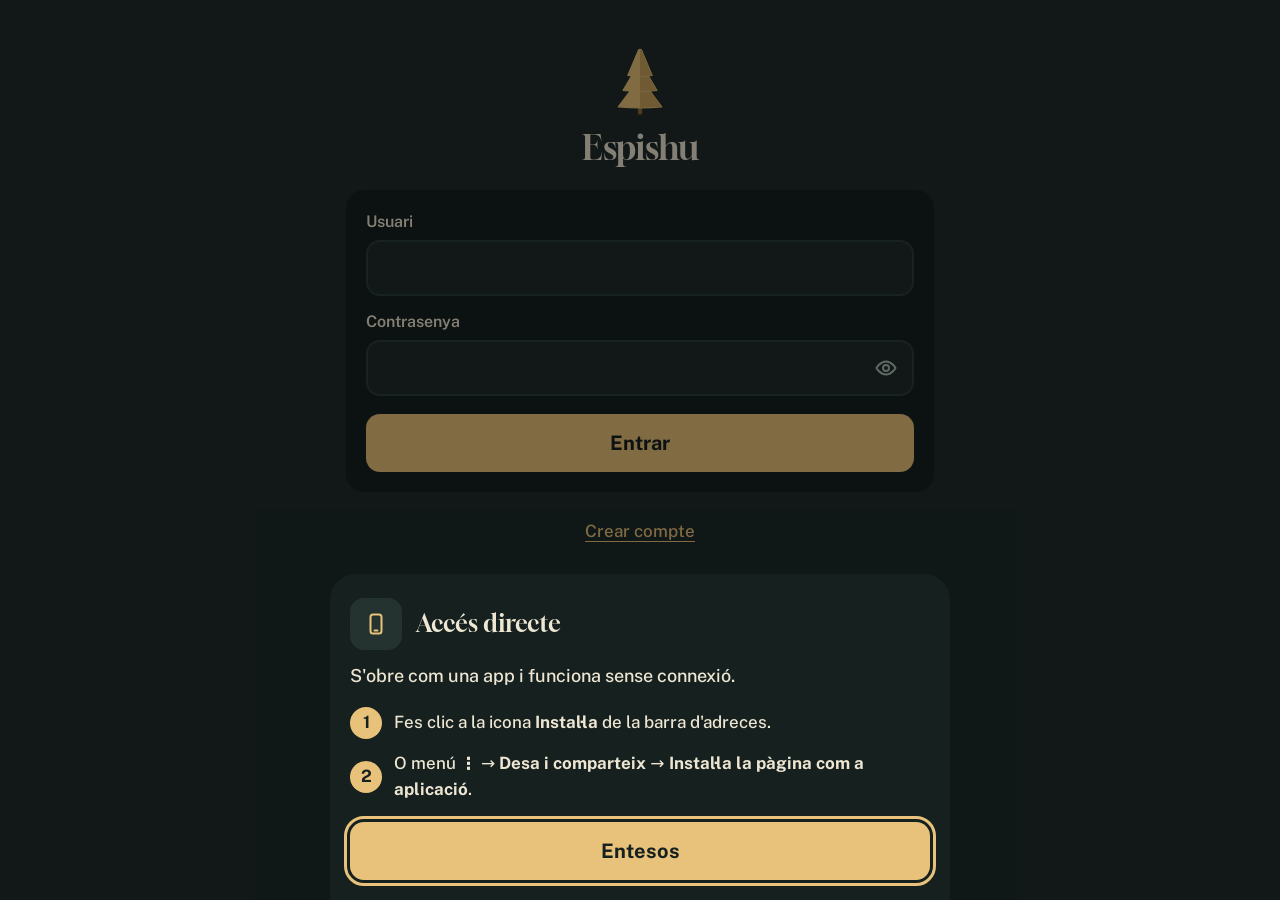
<file: index.html>
<!DOCTYPE html>
<html lang="ca">
<head>
<meta charset="utf-8">
<meta name="viewport" content="width=device-width, initial-scale=1, viewport-fit=cover">
<title>Espishu</title>
<meta name="description" content="Què toca fer avui: exercicis, natació i caminar.">
<meta name="color-scheme" content="dark">
<meta name="theme-color" content="#1E2B2A">
<meta name="apple-mobile-web-app-capable" content="yes">
<meta name="mobile-web-app-capable" content="yes">
<meta name="apple-mobile-web-app-status-bar-style" content="black-translucent">
<meta name="apple-mobile-web-app-title" content="Espishu">
<link rel="icon" href="icons/favicon.ico" sizes="16x16 32x32 48x48">
<link rel="icon" href="icons/favicon.svg" type="image/svg+xml">
<link rel="apple-touch-icon" href="icons/apple-touch-icon.png">
<link rel="manifest" href="manifest.webmanifest">
<link rel="preload" href="fonts/public-sans.woff2" as="font" type="font/woff2" crossorigin>
<link rel="preload" href="fonts/gloock-400.woff2" as="font" type="font/woff2" crossorigin>
<link rel="stylesheet" href="css/estils.css">
<script type="module" src="src/app.js"></script>
</head>
<body>
<main id="pantalla" tabindex="-1"></main>

<nav class="barra" aria-label="Seccions">
  <a href="#avui" data-pantalla="avui">
    <svg viewBox="0 0 24 24" aria-hidden="true"><path d="M12 21V11M12 11C12 7 9 5 5 5C5 9 8 11 12 11ZM12 13C12 9 15 7 19 7C19 11 16 13 12 13Z"/></svg>
    <span>Avui</span>
  </a>
  <a href="#progres" data-pantalla="progres">
    <svg viewBox="0 0 24 24" aria-hidden="true"><path d="M8 3L3 12h3l-3 5h10l-3-5h3z"/><path d="M17 8l-3 5h2l-2 4h7l-2-4h2z"/><path d="M8 17v4M17.5 17v4"/></svg>
    <span>Bosc</span>
  </a>
  <a href="#pla" data-pantalla="pla">
    <svg viewBox="0 0 24 24" aria-hidden="true"><rect x="4" y="5" width="16" height="15" rx="2"/><path d="M4 10h16M9 3v4M15 3v4"/></svg>
    <span>Pla</span>
  </a>
</nav>
</body>
</html>
</file>
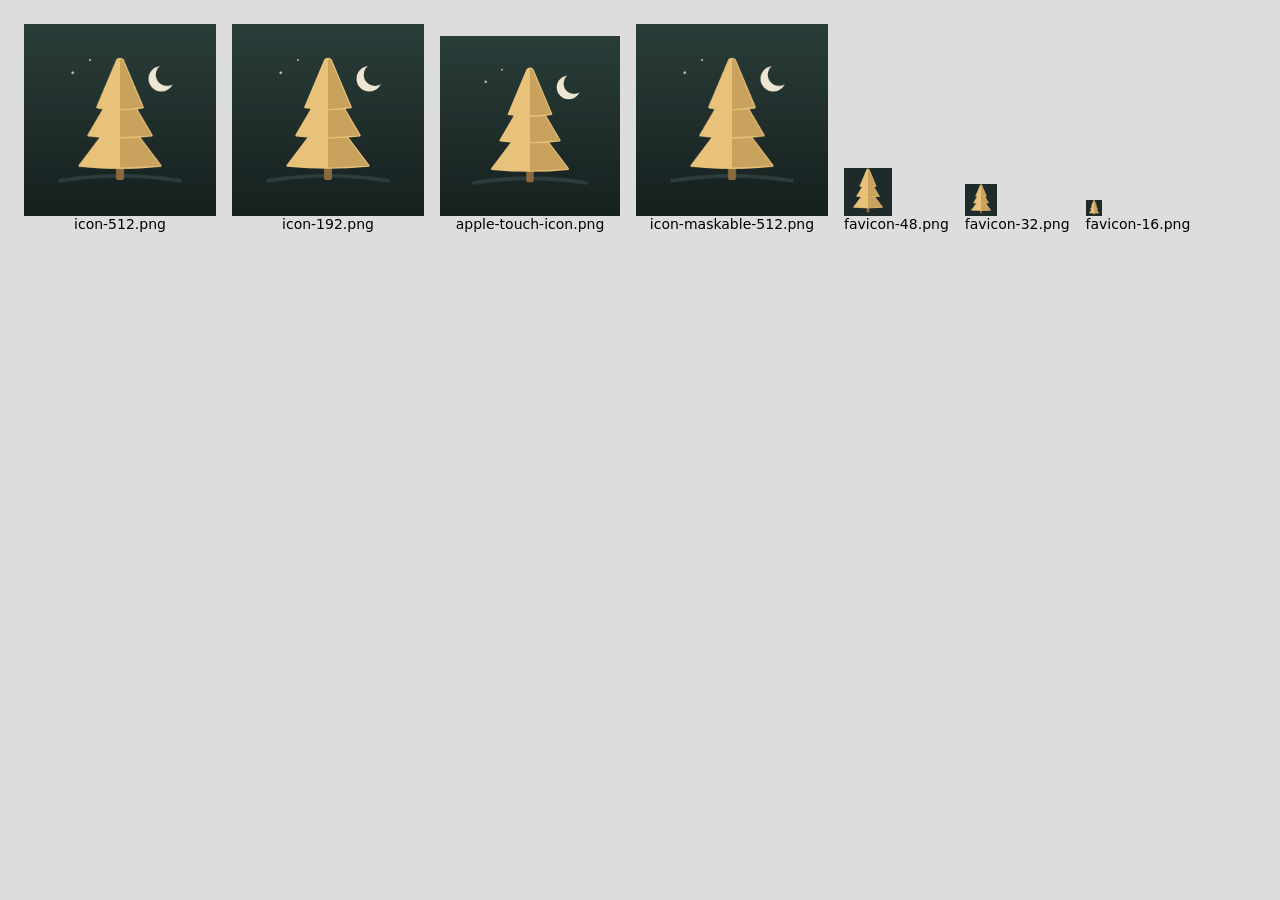
<file: eines/icona.html>
<!DOCTYPE html>
<html lang="ca">
<head>
<meta charset="utf-8">
<title>Icones</title>
<!--
  Dibuixa totes les icones de l'app a partir de icons/icon.svg (mestre) i icons/favicon.svg (mides petites).
  Cada PNG surt com a data URL dins un <pre data-nom>. Per desar-los, executa eines/icones.ps1
  (obre aquesta pàgina amb Edge sense interfície, desa els PNG i munta favicon.ico).
-->
<style>
  body { margin: 16px; font: 14px system-ui; background: #ddd; }
  figure { display: inline-block; margin: 8px; text-align: center; }
  figure img { display: block; max-width: 192px; }
  pre { display: none; }
</style>
</head>
<body>
<script>
  const FONS = '#16201F';
  // La maskable: el pi i la lluna ja queden dins el cercle central (radi del 40 %), no cal reduir-la.
  const ESCALA_MASKABLE = 1;

  const ICONES = [
    { nom: 'icon-512.png', svg: '../icons/icon.svg', mida: 512 },
    { nom: 'icon-192.png', svg: '../icons/icon.svg', mida: 192 },
    { nom: 'apple-touch-icon.png', svg: '../icons/icon.svg', mida: 180 },
    { nom: 'icon-maskable-512.png', svg: '../icons/icon.svg', mida: 512, escala: ESCALA_MASKABLE },
    { nom: 'favicon-48.png', svg: '../icons/favicon.svg', mida: 48 },
    { nom: 'favicon-32.png', svg: '../icons/favicon.svg', mida: 32 },
    { nom: 'favicon-16.png', svg: '../icons/favicon.svg', mida: 16 }
  ];

  const carrega = src => new Promise((resol, falla) => {
    const img = new Image();
    img.onload = () => resol(img);
    img.onerror = falla;
    img.src = src;
  });

  (async () => {
    for (const { nom, svg, mida, escala = 1 } of ICONES) {
      const img = await carrega(svg);
      const canvas = document.createElement('canvas');
      canvas.width = canvas.height = mida;
      const ctx = canvas.getContext('2d');
      ctx.fillStyle = FONS;
      ctx.fillRect(0, 0, mida, mida);
      const costat = mida * escala, marge = (mida - costat) / 2;
      ctx.drawImage(img, marge, marge, costat, costat);
      const url = canvas.toDataURL('image/png');

      const figura = document.createElement('figure');
      figura.innerHTML = `<img alt=""><figcaption></figcaption><pre></pre>`;
      figura.querySelector('img').src = url;
      figura.querySelector('figcaption').textContent = nom;
      const pre = figura.querySelector('pre');
      pre.dataset.nom = nom;
      pre.textContent = url;
      document.body.append(figura);
    }
    document.body.dataset.fet = 'si';
  })();
</script>
</body>
</html>
</file>
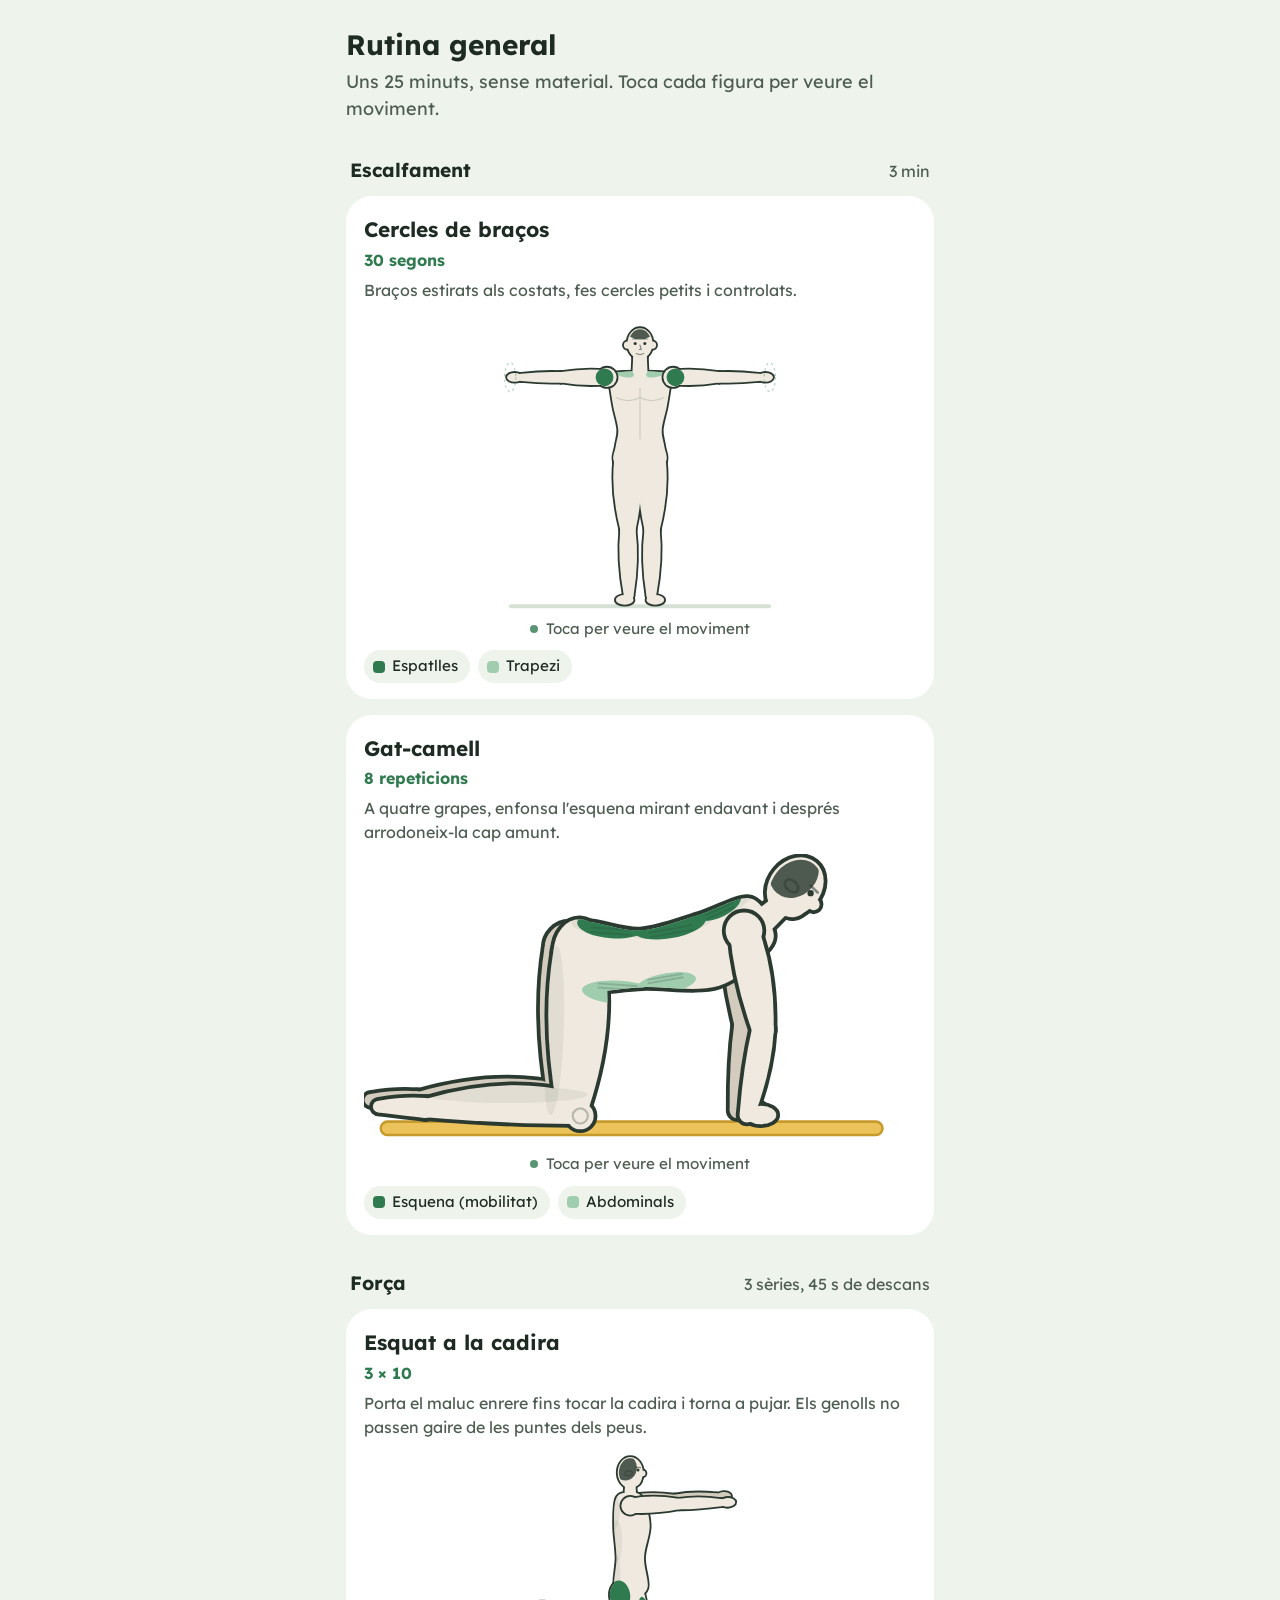
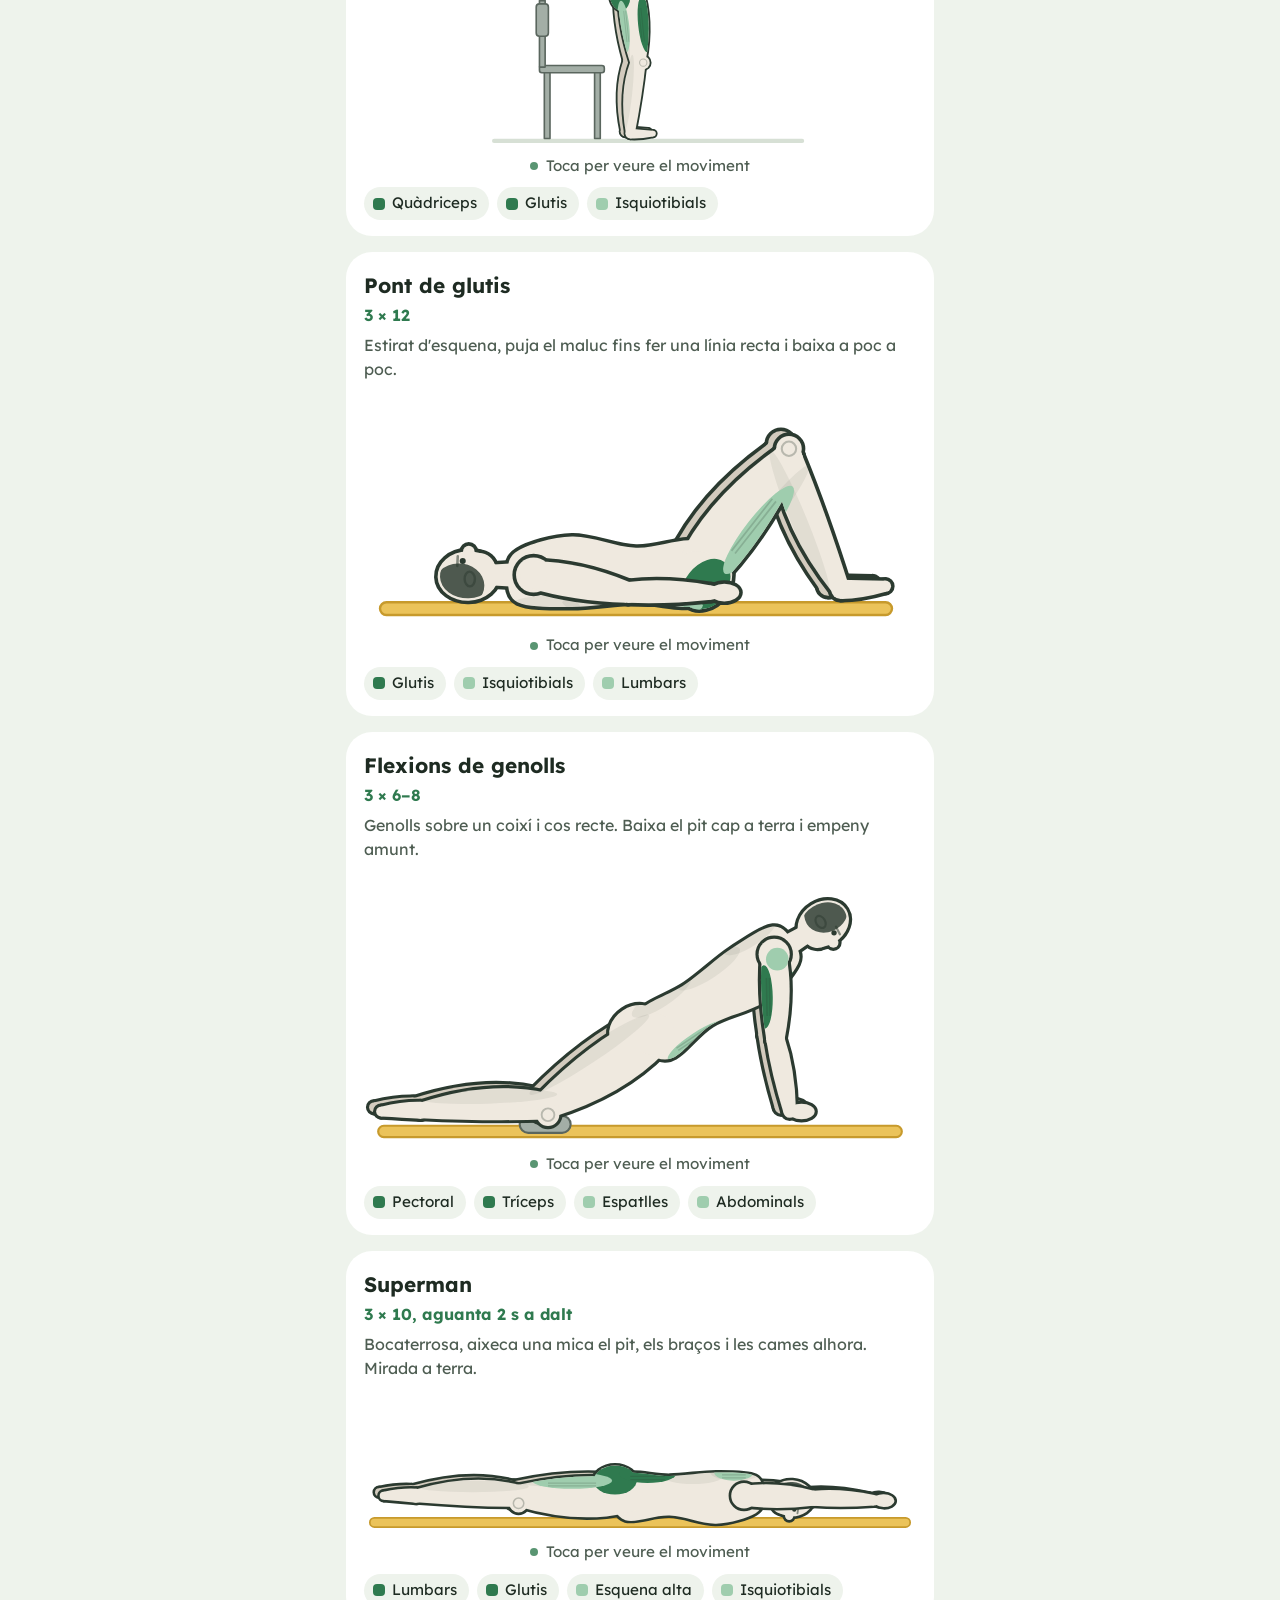
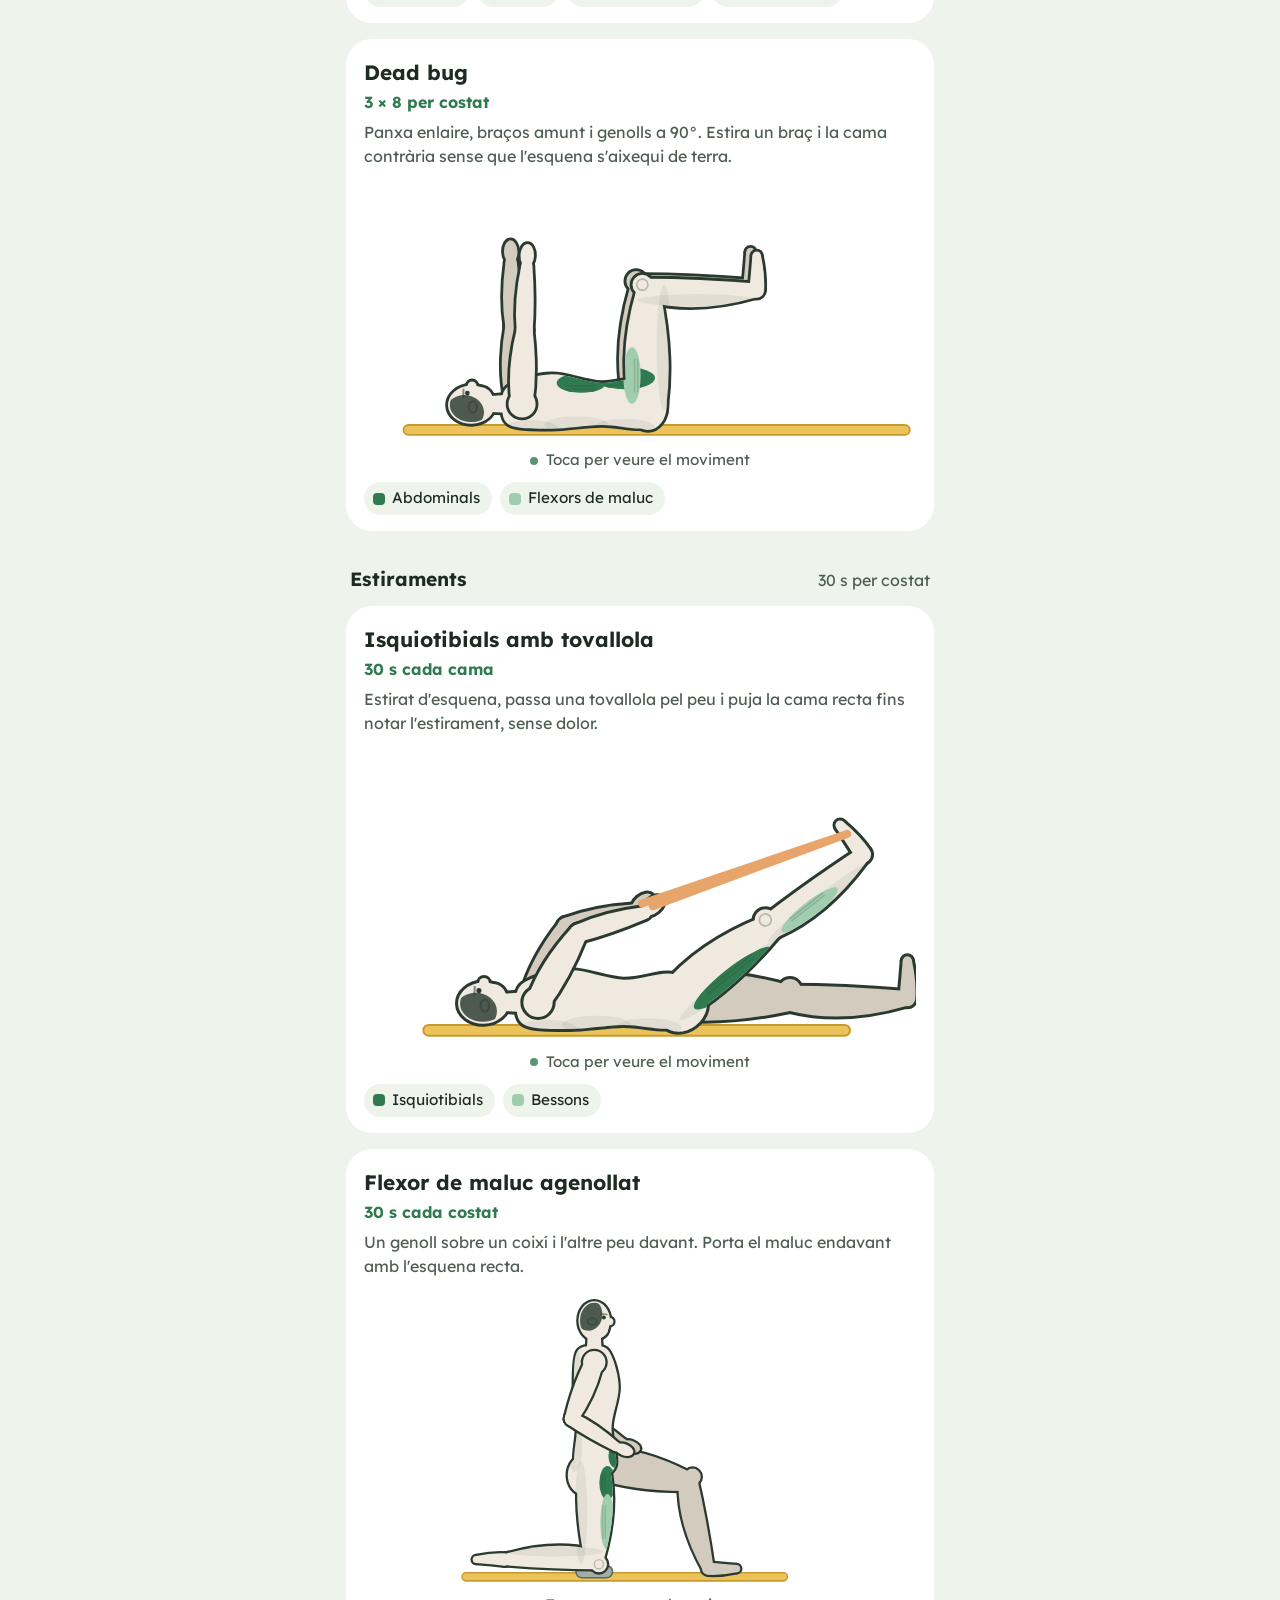
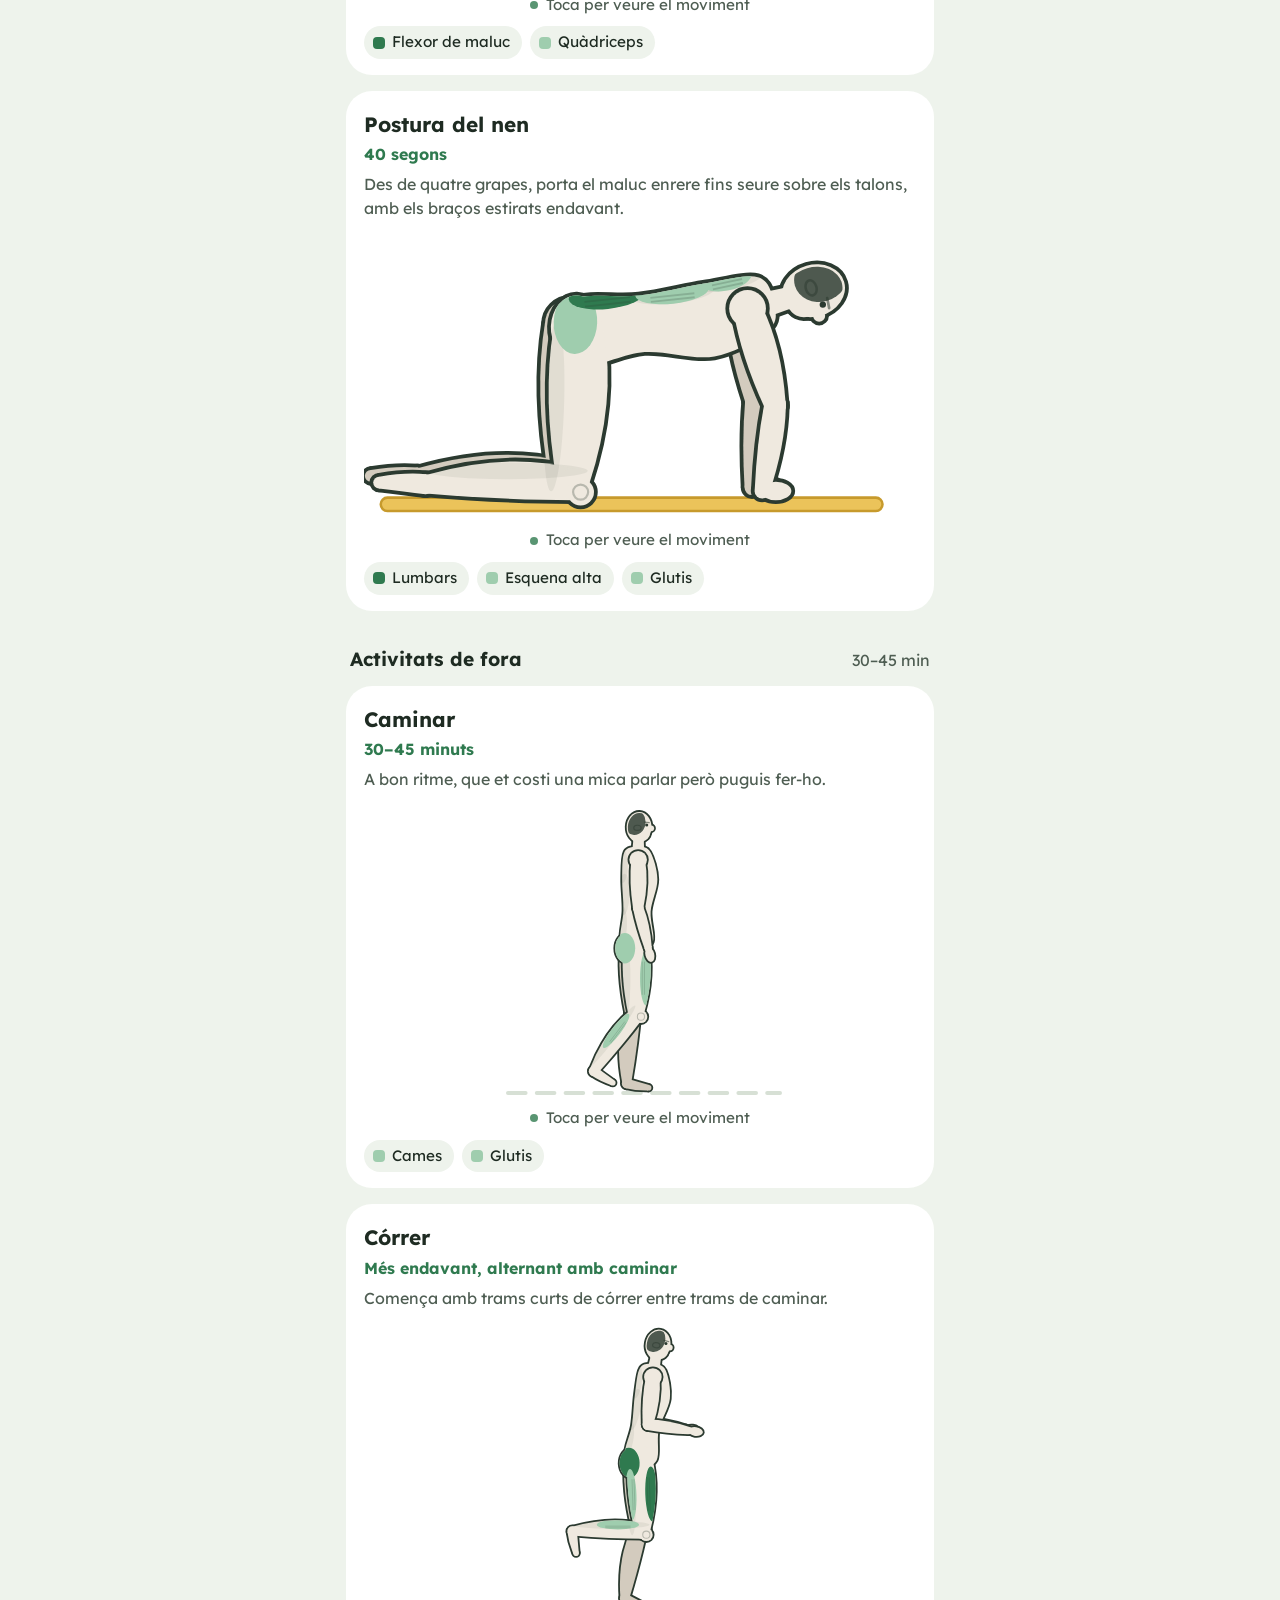
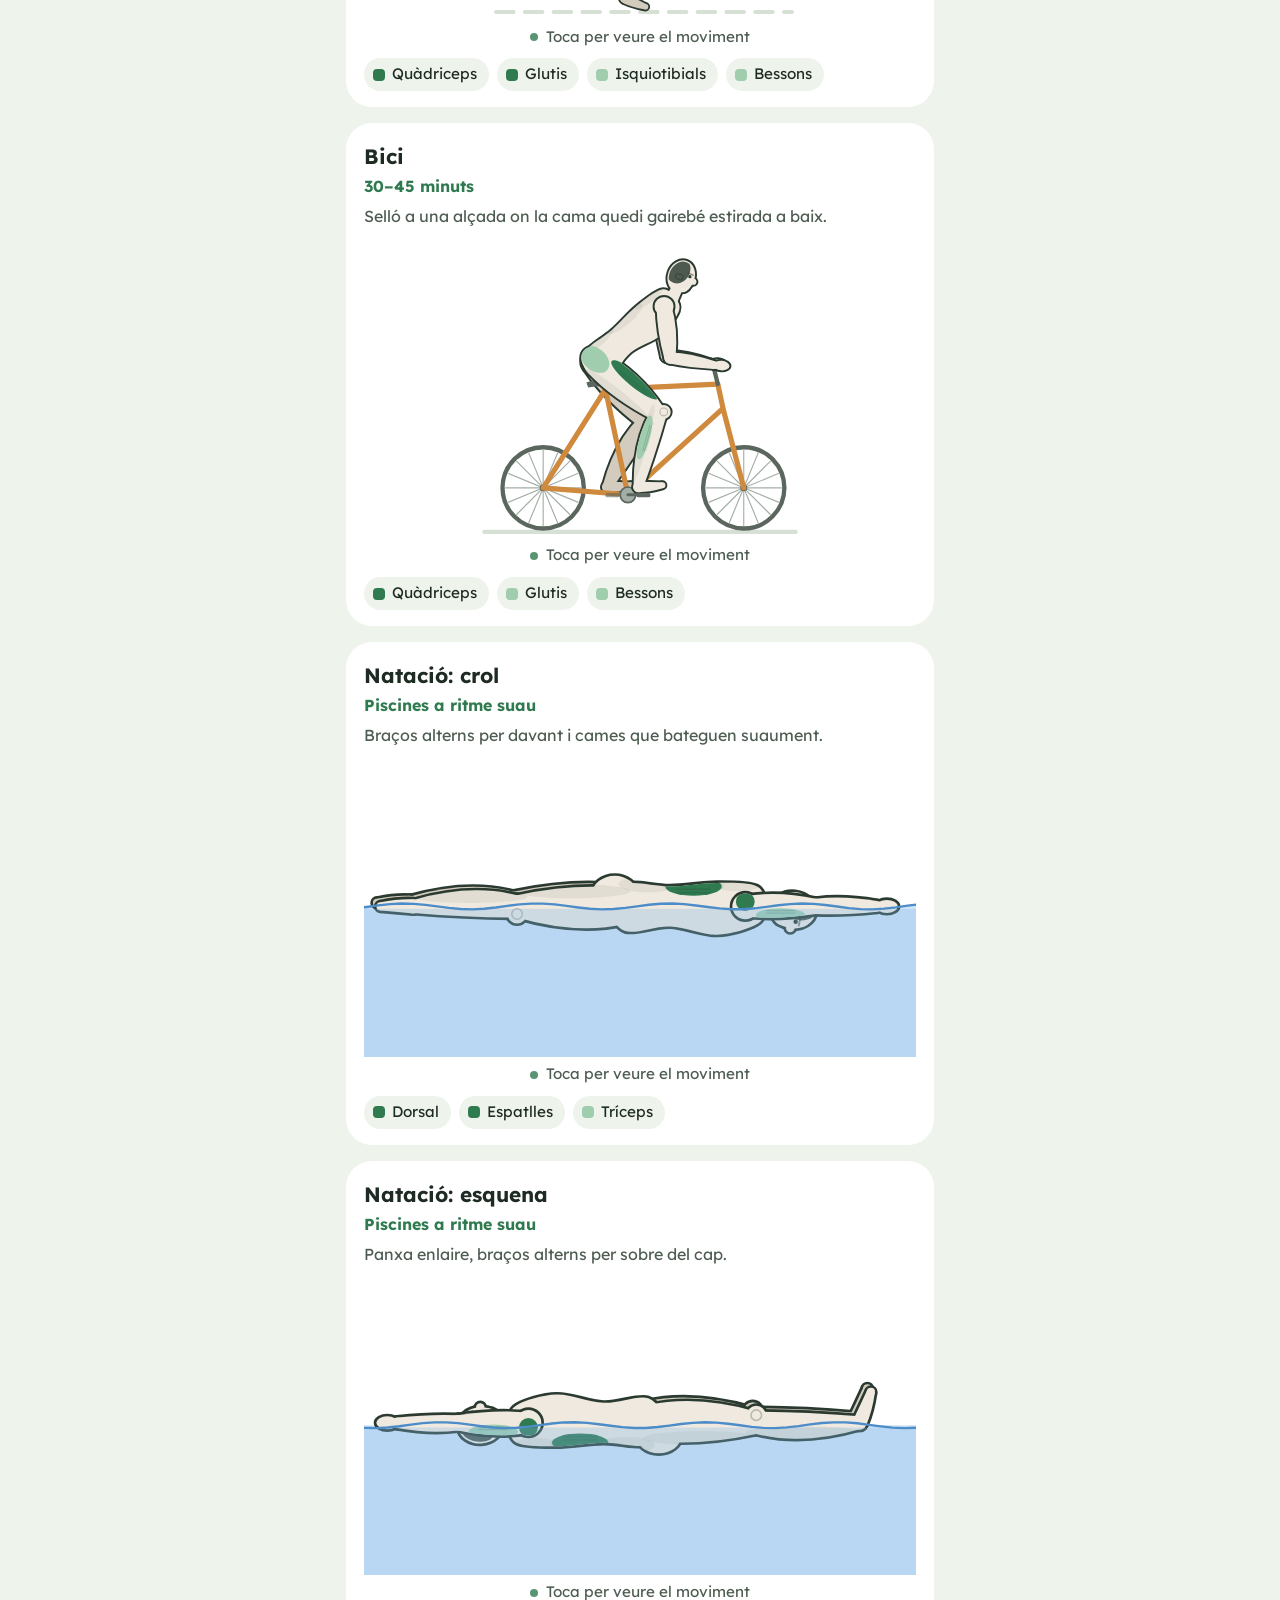
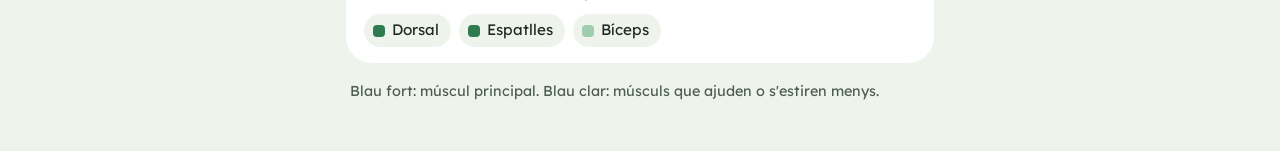
<file: referencia/animacions-demo.html>
<!DOCTYPE html>
<html lang="ca">
<head>
<meta charset="utf-8">
<meta name="viewport" content="width=device-width, initial-scale=1, viewport-fit=cover">
<title>Animacions</title>
<link rel="preconnect" href="https://fonts.googleapis.com">
<link rel="preconnect" href="https://fonts.gstatic.com" crossorigin>
<link href="https://fonts.googleapis.com/css2?family=Lexend:wght@400;500;600;700&display=swap" rel="stylesheet">
<style>
:root{
  --bg:#EEF3EC; --card:#FFFFFF; --ink:#1E2B22; --muted:#4E5D52;
  --body:#EFE9DF; --body-far:#D3CBBE; --line:#2B3A30;
  --m1:#2F7A4F; --m2:#9FCDAE; --mat:#EBC35A; --mat-line:#C79A2C;
  --prop:#A3AEA6; --prop-dark:#5A665E; --floor:#D7E0D5; --towel:#E7A46B; --water:#7FB6E6; --bike:#D08A3E; --water-line:#4C8CC8;
  box-sizing:border-box;
  padding-top:env(safe-area-inset-top,0px);
  padding-bottom:env(safe-area-inset-bottom,0px);
}
@media (prefers-color-scheme: dark){
  :root:not([data-theme="light"]){
    --bg:#121A15; --card:#1B241E; --ink:#ECF2EC; --muted:#A5B3A8;
    --body:#D9D3C9; --body-far:#8E887E; --line:#0B100D;
    --m1:#5DBB83; --m2:#2F5E43; --mat:#4A4024; --mat-line:#6B5A2E;
    --prop:#6F7A72; --prop-dark:#B3BDB5; --floor:#2A352D; --towel:#B87A47; --water:#2C5C86; --bike:#C98A48; --water-line:#4C8CC8;
  }
}
:root[data-theme="dark"]{
  --bg:#121A15; --card:#1B241E; --ink:#ECF2EC; --muted:#A5B3A8;
    --body:#D9D3C9; --body-far:#8E887E; --line:#0B100D;
    --m1:#5DBB83; --m2:#2F5E43; --mat:#4A4024; --mat-line:#6B5A2E;
    --prop:#6F7A72; --prop-dark:#B3BDB5; --floor:#2A352D; --towel:#B87A47; --water:#2C5C86; --bike:#C98A48; --water-line:#4C8CC8;
}
html{scroll-padding-top:env(safe-area-inset-top,0px)}
*{box-sizing:border-box}
body{margin:0;background:var(--bg);color:var(--ink);
  font-family:"Lexend",system-ui,-apple-system,"Segoe UI",sans-serif;
  font-size:18px;line-height:1.5}
main{max-width:620px;margin:0 auto;padding:28px 16px 48px}
header h1{font-size:1.75rem;line-height:1.2;margin:0 0 6px}
header p{margin:0 0 8px;color:var(--muted)}
h2.part{font-size:1.2rem;margin:34px 4px 12px;display:flex;justify-content:space-between;align-items:baseline;gap:12px}
h2.part span{font-weight:400;color:var(--muted);font-size:1rem}
.ex{background:var(--card);border-radius:26px;padding:18px 18px 16px;margin-bottom:16px}
.ex h3{font-size:1.3rem;margin:0}
.dose{font-weight:700;color:var(--m1);margin:2px 0 6px;font-size:1rem}
.ex .how{margin:0 0 10px;color:var(--muted);font-size:1rem}
.stage{display:block;width:100%;border:0;padding:0;background:none;cursor:pointer;
  border-radius:14px;-webkit-tap-highlight-color:transparent}
.stage:focus-visible{outline:3px solid var(--m1);outline-offset:4px}
.stage svg{display:block;width:100%;height:auto;max-height:300px}
.hint{display:flex;align-items:center;gap:8px;justify-content:center;
  color:var(--muted);font-size:.95rem;margin:6px 0 10px;min-height:1.5em}
.hint .dot{width:8px;height:8px;border-radius:50%;background:var(--m1);opacity:.8}
.muscles{display:flex;flex-wrap:wrap;gap:8px;margin:0;padding:0;list-style:none}
.muscles li{display:flex;align-items:center;gap:7px;font-size:.95rem;
  padding:5px 12px 5px 9px;border-radius:999px;background:var(--bg)}
.muscles .sw{width:12px;height:12px;border-radius:4px;flex:none}
.sw.p{background:var(--m1)} .sw.s{background:var(--m2)}
.legend{color:var(--muted);font-size:.9rem;margin:18px 4px 0}
</style>
</head>
<body>
<main>
<header>
  <h1>Rutina general</h1>
  <p>Uns 25 minuts, sense material. Toca cada figura per veure el moviment.</p>
</header>

<h2 class="part">Escalfament <span>3 min</span></h2>

<section class="ex" data-ex="cercles">
  <h3>Cercles de braços</h3>
  <p class="dose">30 segons</p>
  <p class="how">Braços estirats als costats, fes cercles petits i controlats.</p>
  <button class="stage" aria-label="Cercles de braços: toca per veure el moviment"></button>
  <div class="hint"><span class="dot"></span><span>Toca per veure el moviment</span></div>
  <ul class="muscles"><li><span class="sw p"></span>Espatlles</li><li><span class="sw s"></span>Trapezi</li></ul>
</section>

<section class="ex" data-ex="gat">
  <h3>Gat-camell</h3>
  <p class="dose">8 repeticions</p>
  <p class="how">A quatre grapes, enfonsa l'esquena mirant endavant i després arrodoneix-la cap amunt.</p>
  <button class="stage" aria-label="Gat-camell: toca per veure el moviment"></button>
  <div class="hint"><span class="dot"></span><span>Toca per veure el moviment</span></div>
  <ul class="muscles"><li><span class="sw p"></span>Esquena (mobilitat)</li><li><span class="sw s"></span>Abdominals</li></ul>
</section>

<h2 class="part">Força <span>3 sèries, 45 s de descans</span></h2>

<section class="ex" data-ex="esquat">
  <h3>Esquat a la cadira</h3>
  <p class="dose">3 × 10</p>
  <p class="how">Porta el maluc enrere fins tocar la cadira i torna a pujar. Els genolls no passen gaire de les puntes dels peus.</p>
  <button class="stage" aria-label="Esquat a la cadira: toca per veure el moviment"></button>
  <div class="hint"><span class="dot"></span><span>Toca per veure el moviment</span></div>
  <ul class="muscles"><li><span class="sw p"></span>Quàdriceps</li><li><span class="sw p"></span>Glutis</li><li><span class="sw s"></span>Isquiotibials</li></ul>
</section>

<section class="ex" data-ex="pont">
  <h3>Pont de glutis</h3>
  <p class="dose">3 × 12</p>
  <p class="how">Estirat d'esquena, puja el maluc fins fer una línia recta i baixa a poc a poc.</p>
  <button class="stage" aria-label="Pont de glutis: toca per veure el moviment"></button>
  <div class="hint"><span class="dot"></span><span>Toca per veure el moviment</span></div>
  <ul class="muscles"><li><span class="sw p"></span>Glutis</li><li><span class="sw s"></span>Isquiotibials</li><li><span class="sw s"></span>Lumbars</li></ul>
</section>

<section class="ex" data-ex="flexions">
  <h3>Flexions de genolls</h3>
  <p class="dose">3 × 6–8</p>
  <p class="how">Genolls sobre un coixí i cos recte. Baixa el pit cap a terra i empeny amunt.</p>
  <button class="stage" aria-label="Flexions de genolls: toca per veure el moviment"></button>
  <div class="hint"><span class="dot"></span><span>Toca per veure el moviment</span></div>
  <ul class="muscles"><li><span class="sw p"></span>Pectoral</li><li><span class="sw p"></span>Tríceps</li><li><span class="sw s"></span>Espatlles</li><li><span class="sw s"></span>Abdominals</li></ul>
</section>

<section class="ex" data-ex="superman">
  <h3>Superman</h3>
  <p class="dose">3 × 10, aguanta 2 s a dalt</p>
  <p class="how">Bocaterrosa, aixeca una mica el pit, els braços i les cames alhora. Mirada a terra.</p>
  <button class="stage" aria-label="Superman: toca per veure el moviment"></button>
  <div class="hint"><span class="dot"></span><span>Toca per veure el moviment</span></div>
  <ul class="muscles"><li><span class="sw p"></span>Lumbars</li><li><span class="sw p"></span>Glutis</li><li><span class="sw s"></span>Esquena alta</li><li><span class="sw s"></span>Isquiotibials</li></ul>
</section>

<section class="ex" data-ex="deadbug">
  <h3>Dead bug</h3>
  <p class="dose">3 × 8 per costat</p>
  <p class="how">Panxa enlaire, braços amunt i genolls a 90°. Estira un braç i la cama contrària sense que l'esquena s'aixequi de terra.</p>
  <button class="stage" aria-label="Dead bug: toca per veure el moviment"></button>
  <div class="hint"><span class="dot"></span><span>Toca per veure el moviment</span></div>
  <ul class="muscles"><li><span class="sw p"></span>Abdominals</li><li><span class="sw s"></span>Flexors de maluc</li></ul>
</section>

<h2 class="part">Estiraments <span>30 s per costat</span></h2>

<section class="ex" data-ex="isquios">
  <h3>Isquiotibials amb tovallola</h3>
  <p class="dose">30 s cada cama</p>
  <p class="how">Estirat d'esquena, passa una tovallola pel peu i puja la cama recta fins notar l'estirament, sense dolor.</p>
  <button class="stage" aria-label="Isquiotibials amb tovallola: toca per veure el moviment"></button>
  <div class="hint"><span class="dot"></span><span>Toca per veure el moviment</span></div>
  <ul class="muscles"><li><span class="sw p"></span>Isquiotibials</li><li><span class="sw s"></span>Bessons</li></ul>
</section>

<section class="ex" data-ex="flexor">
  <h3>Flexor de maluc agenollat</h3>
  <p class="dose">30 s cada costat</p>
  <p class="how">Un genoll sobre un coixí i l'altre peu davant. Porta el maluc endavant amb l'esquena recta.</p>
  <button class="stage" aria-label="Flexor de maluc agenollat: toca per veure el moviment"></button>
  <div class="hint"><span class="dot"></span><span>Toca per veure el moviment</span></div>
  <ul class="muscles"><li><span class="sw p"></span>Flexor de maluc</li><li><span class="sw s"></span>Quàdriceps</li></ul>
</section>

<section class="ex" data-ex="nen">
  <h3>Postura del nen</h3>
  <p class="dose">40 segons</p>
  <p class="how">Des de quatre grapes, porta el maluc enrere fins seure sobre els talons, amb els braços estirats endavant.</p>
  <button class="stage" aria-label="Postura del nen: toca per veure el moviment"></button>
  <div class="hint"><span class="dot"></span><span>Toca per veure el moviment</span></div>
  <ul class="muscles"><li><span class="sw p"></span>Lumbars</li><li><span class="sw s"></span>Esquena alta</li><li><span class="sw s"></span>Glutis</li></ul>
</section>

<h2 class="part">Activitats de fora <span>30–45 min</span></h2>

<section class="ex" data-ex="caminar">
  <h3>Caminar</h3>
  <p class="dose">30–45 minuts</p>
  <p class="how">A bon ritme, que et costi una mica parlar però puguis fer-ho.</p>
  <button class="stage" aria-label="Caminar: toca per veure el moviment"></button>
  <div class="hint"><span class="dot"></span><span>Toca per veure el moviment</span></div>
  <ul class="muscles"><li><span class="sw s"></span>Cames</li><li><span class="sw s"></span>Glutis</li></ul>
</section>

<section class="ex" data-ex="correr">
  <h3>Córrer</h3>
  <p class="dose">Més endavant, alternant amb caminar</p>
  <p class="how">Comença amb trams curts de córrer entre trams de caminar.</p>
  <button class="stage" aria-label="Córrer: toca per veure el moviment"></button>
  <div class="hint"><span class="dot"></span><span>Toca per veure el moviment</span></div>
  <ul class="muscles"><li><span class="sw p"></span>Quàdriceps</li><li><span class="sw p"></span>Glutis</li><li><span class="sw s"></span>Isquiotibials</li><li><span class="sw s"></span>Bessons</li></ul>
</section>

<section class="ex" data-ex="bici">
  <h3>Bici</h3>
  <p class="dose">30–45 minuts</p>
  <p class="how">Selló a una alçada on la cama quedi gairebé estirada a baix.</p>
  <button class="stage" aria-label="Bici: toca per veure el moviment"></button>
  <div class="hint"><span class="dot"></span><span>Toca per veure el moviment</span></div>
  <ul class="muscles"><li><span class="sw p"></span>Quàdriceps</li><li><span class="sw s"></span>Glutis</li><li><span class="sw s"></span>Bessons</li></ul>
</section>

<section class="ex" data-ex="crol">
  <h3>Natació: crol</h3>
  <p class="dose">Piscines a ritme suau</p>
  <p class="how">Braços alterns per davant i cames que bateguen suaument.</p>
  <button class="stage" aria-label="Natació: crol: toca per veure el moviment"></button>
  <div class="hint"><span class="dot"></span><span>Toca per veure el moviment</span></div>
  <ul class="muscles"><li><span class="sw p"></span>Dorsal</li><li><span class="sw p"></span>Espatlles</li><li><span class="sw s"></span>Tríceps</li></ul>
</section>

<section class="ex" data-ex="esquena">
  <h3>Natació: esquena</h3>
  <p class="dose">Piscines a ritme suau</p>
  <p class="how">Panxa enlaire, braços alterns per sobre del cap.</p>
  <button class="stage" aria-label="Natació: esquena: toca per veure el moviment"></button>
  <div class="hint"><span class="dot"></span><span>Toca per veure el moviment</span></div>
  <ul class="muscles"><li><span class="sw p"></span>Dorsal</li><li><span class="sw p"></span>Espatlles</li><li><span class="sw s"></span>Bíceps</li></ul>
</section>

<p class="legend">Blau fort: múscul principal. Blau clar: músculs que ajuden o s'estiren menys.</p>
</main>

<script>
/* ================= Figura articulada (vista de perfil) ================= */
const LEN={thigh:92,shin:88,foot:28,up:60,fore:52,hand:15,spine:[38,40,34],neck:15};
const FLOOR=262;
const FRONT_W=[21,17,24,15], BACK_W=[19,17,20,17];
const R=d=>d*Math.PI/180, D=r=>r*180/Math.PI;
const P=(p,a,l)=>[p[0]+l*Math.cos(R(a)),p[1]+l*Math.sin(R(a))];
const AN=(a,b)=>D(Math.atan2(b[1]-a[1],b[0]-a[0]));
const add=(a,b)=>[a[0]+b[0],a[1]+b[1]], mul=(a,k)=>[a[0]*k,a[1]*k];
const unit=a=>[Math.cos(R(a)),Math.sin(R(a))];
const perp=v=>[-v[1],v[0]];
const f=n=>n.toFixed(1);
let uid=0;

function ik(root,target,l1,l2,bend){
  const dx=target[0]-root[0],dy=target[1]-root[1];
  const d=Math.min(Math.hypot(dx,dy),l1+l2-0.5);
  const base=Math.atan2(dy,dx);
  const A=Math.acos(Math.max(-1,Math.min(1,(l1*l1+d*d-l2*l2)/(2*l1*d))));
  const a1=base+bend*A, j=[root[0]+l1*Math.cos(a1),root[1]+l1*Math.sin(a1)];
  return [D(a1),AN(j,target)];
}
function lerpPose(a,b,t){
  if(typeof a==='number') return a+(b-a)*t;
  if(Array.isArray(a)) return a.map((v,i)=>lerpPose(v,b[i],t));
  if(a&&typeof a==='object'){const o={};for(const k in a) o[k]=lerpPose(a[k],b[k],t);return o;}
  return a;
}
function limb(root,spec,l1,l2,l3){
  let a1,a2;
  if(spec.ik)[a1,a2]=ik(root,spec.ik,l1,l2,spec.bend); else {a1=spec.a[0];a2=spec.a[1];}
  const j=P(root,a1,l1), e=P(j,a2,l2), tip=P(e,spec.end,l3);
  return {root,j,e,tip,a1,a2,a3:spec.end};
}
function skeleton(pose){
  const s={};
  // si hi ha "knee", el genoll proper queda fix i el maluc es calcula des d'ell
  const p0=pose.knee?P(pose.knee,pose.legN.a[0]+180,LEN.thigh):pose.hip;
  let a=pose.spine[0];
  const p1=P(p0,a,LEN.spine[0]); const a0=a;
  a+=pose.spine[1]; const p2=P(p1,a,LEN.spine[1]); const a1=a;
  a+=pose.spine[2]; const p3=P(p2,a,LEN.spine[2]); const a2=a;
  s.spine=[p0,p1,p2,p3]; s.sa=[a0,a1,a2];
  const na=a2+pose.neck; s.neckEnd=P(p3,na,LEN.neck);
  s.ha=na+pose.head; s.head=P(s.neckEnd,s.ha,16);
  s.shoulder=P(p3,a2+180,10);
  s.legN=limb(p0,pose.legN,LEN.thigh,LEN.shin,LEN.foot);
  s.legF=limb(add(p0,pose.farOff),pose.legF,LEN.thigh,LEN.shin,LEN.foot);
  s.armN=limb(s.shoulder,pose.armN,LEN.up,LEN.fore,LEN.hand);
  s.armF=limb(add(s.shoulder,pose.farOff),pose.armF,LEN.up,LEN.fore,LEN.hand);
  return s;
}

/* ---- formes ---- */
function segShape(A,B,wA,wB,bF,bB,side){
  const a=AN(A,B),u=unit(a),n=mul(perp(u),side),L=Math.hypot(B[0]-A[0],B[1]-A[1]);
  const M=add(A,mul(u,L*0.45)),wm=(wA+wB)/2;
  const a1=add(A,mul(n,wA/2)),b1=add(B,mul(n,wB/2)),c1=add(M,mul(n,wm/2+bF*2));
  const a2=add(A,mul(n,-wA/2)),b2=add(B,mul(n,-wB/2)),c2=add(M,mul(n,-(wm/2+bB*2)));
  return `<path d="M${f(a1[0])} ${f(a1[1])}Q${f(c1[0])} ${f(c1[1])} ${f(b1[0])} ${f(b1[1])}L${f(b2[0])} ${f(b2[1])}Q${f(c2[0])} ${f(c2[1])} ${f(a2[0])} ${f(a2[1])}Z"/>`
   +`<circle cx="${f(A[0])}" cy="${f(A[1])}" r="${f(wA/2)}"/><circle cx="${f(B[0])}" cy="${f(B[1])}" r="${f(wB/2)}"/>`;
}
const ellipse=(c,rx,ry,rot)=>`<ellipse cx="${f(c[0])}" cy="${f(c[1])}" rx="${f(rx)}" ry="${f(ry)}" transform="rotate(${f(rot)} ${f(c[0])} ${f(c[1])})"/>`;
const circle=(c,r)=>`<circle cx="${f(c[0])}" cy="${f(c[1])}" r="${f(r)}"/>`;
function smooth(pts){
  const n=pts.length,g=i=>pts[(i+n)%n];
  let d=`M${f(pts[0][0])} ${f(pts[0][1])}`;
  for(let i=0;i<n;i++){
    const p0=g(i-1),p1=g(i),p2=g(i+1),p3=g(i+2);
    const c1=[p1[0]+(p2[0]-p0[0])/6,p1[1]+(p2[1]-p0[1])/6],c2=[p2[0]-(p3[0]-p1[0])/6,p2[1]-(p3[1]-p1[1])/6];
    d+=`C${f(c1[0])} ${f(c1[1])} ${f(c2[0])} ${f(c2[1])} ${f(p2[0])} ${f(p2[1])}`;
  }
  return d+'Z';
}
function torsoShape(s){
  const sa=s.sa, dirs=[sa[0],(sa[0]+sa[1])/2,(sa[1]+sa[2])/2,sa[2]];
  const fr=s.spine.map((p,i)=>add(p,mul(perp(unit(dirs[i])),FRONT_W[i])));
  const bk=s.spine.map((p,i)=>add(p,mul(perp(unit(dirs[i])),-BACK_W[i])));
  const loop=[...fr,P(s.spine[3],sa[2],6),...bk.slice().reverse(),P(s.spine[0],sa[0]+180,13)];
  return `<path d="${smooth(loop)}"/>`;
}
function glutePos(s){
  const back=mul(perp(unit(s.sa[0])),-1);
  return {c:add(add(s.spine[0],mul(back,11)),mul(unit(s.legN.a1),9)),rot:s.legN.a1};
}
function headFrame(s){const u=unit(s.ha),n=perp(u);return {u,n,at:(a,b)=>add(add(s.head,mul(u,a)),mul(n,b))};}
function headShape(s){
  const h=headFrame(s);
  return ellipse(s.head,19,15.5,s.ha)
    + ellipse(h.at(-7,5),10,9,s.ha)          // mandíbula
    + circle(h.at(-1,15.2),3.6)               // nas
    + segShape(s.spine[3],s.neckEnd,15,13,0,0,1);
}
function kneePoint(L){
  const v=add(unit(L.a1),unit(L.a2)); const a=D(Math.atan2(v[1],v[0]));
  return add(L.j,mul(perp(unit(a)),-6.5));  // davant del genoll
}
function legShapes(L){
  return segShape(L.root,L.j,30,19,6,4,-1)
       + segShape(L.j,L.e,19,11,1,6,-1)
       + circle(kneePoint(L),8)
       + segShape(L.e,L.tip,12,7,0,1,-1);
}
function armShapes(A,delt){
  return (delt?circle(A.root,11):'')
       + segShape(A.root,A.j,17,13,3,2,-1)
       + segShape(A.j,A.e,13,9,2,1,-1)
       + ellipse(add(A.e,mul(unit(A.a3),LEN.hand*0.55)),LEN.hand*0.62,5.5,A.a3);
}
function group(shapes,fill,inner){
  const id='c'+(uid++);
  let out=`<g fill="var(--line)" stroke="var(--line)" stroke-width="4.5" stroke-linejoin="round">${shapes}</g><g fill="${fill}">${shapes}</g>`;
  if(inner) out+=`<clipPath id="${id}">${shapes}</clipPath><g clip-path="url(#${id})">${inner}</g>`;
  return out;
}
/* el·lipse enganxada a un costat d'un segment (múscul o ombra) */
function lensAt(A,B,t,len,side,depth,w,sideSign,fill,op){
  const a=AN(A,B),u=unit(a),L=Math.hypot(B[0]-A[0],B[1]-A[1]),n=mul(perp(u),side*sideSign);
  const c=add(add(A,mul(u,L*t)),mul(n,w/2));
  return `<g fill="${fill}"${op?` fill-opacity="${op}"`:''}>${ellipse(c,L*len/2,depth,a)}</g>`;
}
function fibers(A,B,t,len,side,w,sideSign,depth){
  const a=AN(A,B),u=unit(a),L=Math.hypot(B[0]-A[0],B[1]-A[1]),n=mul(perp(u),side*sideSign);
  let d='';
  for(const k of [0.3,0.65]){
    const off=w/2-depth*k;
    const s0=add(add(A,mul(u,L*(t-len*0.3))),mul(n,off)), s1=add(add(A,mul(u,L*(t+len*0.3))),mul(n,off));
    d+=`M${f(s0[0])} ${f(s0[1])}L${f(s1[0])} ${f(s1[1])}`;
  }
  return `<path d="${d}" stroke="var(--line)" stroke-opacity=".2" stroke-width="1.1" fill="none"/>`;
}
const SEG_W={thigh:26,shin:16,up:15,fore:11};
function segOf(s,part){
  const L=s.legN, A=s.armN;
  return {thigh:[L.root,L.j],shin:[L.j,L.e],up:[A.root,A.j],fore:[A.j,A.e]}[part];
}
function muscleSVG(s,o){
  const col=`var(--m${o.lvl})`;
  if(o.part==='spine'){
    const A=s.spine[o.i],B=s.spine[o.i+1], w=(o.side<0?BACK_W:FRONT_W)[o.i]*2;
    return lensAt(A,B,o.t,o.len,o.side,o.depth,w,1,col)+fibers(A,B,o.t,o.len,o.side,w,1,o.depth);
  }
  const [A,B]=segOf(s,o.part), w=SEG_W[o.part];
  return lensAt(A,B,o.t,o.len,o.side,o.depth,w,-1,col)+fibers(A,B,o.t,o.len,o.side,w,-1,o.depth);
}
function shading(s){ // ombra suau al costat d'esquena i darrere de les extremitats
  let sh='';
  for(let i=0;i<3;i++) sh+=lensAt(s.spine[i],s.spine[i+1],.5,1.3,-1,7,BACK_W[i]*2,1,'var(--line)',.07);
  const L=s.legN;
  sh+=lensAt(L.root,L.j,.5,1.1,-1,6,26,-1,'var(--line)',.07)+lensAt(L.j,L.e,.45,1.1,-1,5,16,-1,'var(--line)',.07);
  return sh;
}
function headDetails(s){
  const h=headFrame(s), id='hc'+(uid++);
  const eye=h.at(3,9.5), ear=h.at(-1,-2), brow0=h.at(6.5,6.5), brow1=h.at(6,12.5);
  return `<clipPath id="${id}">${ellipse(s.head,17.5,14,s.ha)}</clipPath>`
    +`<g clip-path="url(#${id})"><g fill="var(--line)" fill-opacity=".82">${ellipse(h.at(6,-6),16,14,s.ha)}</g></g>`
    +`<g fill="none" stroke="var(--line)" stroke-linecap="round">`
    +`<ellipse cx="${f(ear[0])}" cy="${f(ear[1])}" rx="3.2" ry="4.6" transform="rotate(${f(s.ha)} ${f(ear[0])} ${f(ear[1])})" stroke-opacity=".5" stroke-width="1.5"/>`
    +`<path d="M${f(brow0[0])} ${f(brow0[1])}L${f(brow1[0])} ${f(brow1[1])}" stroke-opacity=".55" stroke-width="1.6"/></g>`
    +`<g fill="var(--line)">${circle(eye,1.9)}</g>`;
}
function kneeDetail(L){
  const k=kneePoint(L);
  return `<circle cx="${f(k[0])}" cy="${f(k[1])}" r="4.5" fill="none" stroke="var(--line)" stroke-opacity=".28" stroke-width="1.3"/>`;
}

function renderSide(ex,t){
  const pose=ex.poseAt?ex.poseAt(t):lerpPose(ex.start,ex.end,t), m=ex.muscles||[];
  let s=skeleton(pose);
  if(ex.ground){ // el peu més baix sempre toca a terra (caminar, córrer)
    const low=Math.max(...[s.legN,s.legF].flatMap(L=>[L.e[1]+6,L.tip[1]+3.5]));
    pose.hip=[pose.hip[0],pose.hip[1]+(FLOOR-low)]; s=skeleton(pose);
  }
  let svg=ex.props?ex.props(s,t):'';
  svg+=group(legShapes(s.legF),'var(--body-far)');
  svg+=group(armShapes(s.armF,false),'var(--body-far)');
  if(ex.mid) svg+=ex.mid(s,t);
  const g=glutePos(s);
  const bodyShapes=torsoShape(s)+headShape(s)+ellipse(g.c,19,15,g.rot)+legShapes(s.legN);
  let inner=shading(s);
  m.filter(o=>o.part==='glute').forEach(o=>{inner+=`<g fill="var(--m${o.lvl})">${ellipse(add(g.c,mul(perp(unit(s.sa[0])),-3)),19,13,g.rot)}</g>`;});
  m.filter(o=>['spine','thigh','shin'].includes(o.part)).forEach(o=>inner+=muscleSVG(s,o));
  svg+=group(bodyShapes,'var(--body)',inner);
  svg+=headDetails(s)+kneeDetail(s.legN);
  let arm='';
  m.filter(o=>['up','fore'].includes(o.part)).forEach(o=>arm+=muscleSVG(s,o));
  m.filter(o=>o.part==='delt').forEach(o=>{
    const c=add(s.armN.root,mul(perp(unit(s.sa[2])),o.side*4));
    arm+=`<g fill="var(--m${o.lvl})">${circle(c,8)}</g>`;
  });
  svg+=group(armShapes(s.armN,true),'var(--body)',arm);
  if(ex.after) svg+=ex.after(s,t);
  return svg;
}

/* ================= Vista de front (cercles de braços) ================= */
function renderFront(ex,t){
  const cx=200, ph=t*ex.cycles*2*Math.PI, r=13;
  const torsoR=[[40,-24],[37,-6],[33,18],[27,46],[30,66],[32,86],[10,100]];
  const pts=[...torsoR.map(p=>[cx+p[0],p[1]]),...torsoR.slice().reverse().map(p=>[cx-p[0],p[1]])];
  const head=[cx,-61];
  let body=`<path d="${smooth(pts)}"/>`
    +segShape([cx,-44],[cx,-22],17,19,0,0,1)
    +`<ellipse cx="${cx}" cy="-61" rx="15.5" ry="19"/>`
    +circle([cx-15.5,-59],4.5)+circle([cx+15.5,-59],4.5);
  for(const sg of [-1,1]){
    const hip=[cx+16*sg,84], knee=[cx+15*sg,170], ank=[cx+14*sg,252];
    body+=segShape(hip,knee,32,19,4,4,1)+segShape(knee,ank,19,12,3,3,1)+circle(knee,8.5)
        +`<ellipse cx="${cx+19*sg}" cy="257" rx="11" ry="6"/>`;
  }
  // trapezi (secundari) dins el cos
  const inner=`<g fill="var(--m2)">${ellipse([cx-22,-26],15,6,18)}${ellipse([cx+22,-26],15,6,-18)}</g>`
    +`<path d="M${cx} -6V58M${cx-30} 6Q${cx-14} 14 ${cx} 6Q${cx+14} 14 ${cx+30} 6" fill="none" stroke="var(--line)" stroke-opacity=".18" stroke-width="1.3"/>`;
  let svg=`<line x1="40" y1="${FLOOR+3}" x2="360" y2="${FLOOR+3}" stroke="var(--floor)" stroke-width="5" stroke-linecap="round"/>`;
  svg+=group(body,'var(--body)',inner);
  // cara
  svg+=`<clipPath id="fh${uid}"><ellipse cx="${cx}" cy="-61" rx="14" ry="17.5"/></clipPath><g clip-path="url(#fh${uid})"><g fill="var(--line)" fill-opacity=".82"><ellipse cx="${cx}" cy="-78" rx="18" ry="12"/></g></g>`;
  uid++;
  svg+=`<g fill="var(--line)">${circle([cx-6,-61],1.9)}${circle([cx+6,-61],1.9)}</g>`
     +`<path d="M${cx-9} -66.5h5M${cx+4} -66.5h5M${cx} -59l1.5 5.5h-2.5M${cx-4.5} -48.5Q${cx} -46 ${cx+4.5} -48.5" fill="none" stroke="var(--line)" stroke-opacity=".55" stroke-width="1.5" stroke-linecap="round"/>`;
  for(const sg of [-1,1]){
    const sh=[cx+41*sg,-19];
    const dy=-r*Math.sin(ph), k=1-0.05*(1+Math.cos(ph))/2;      // amunt-avall + escurçament (profunditat)
    const ang=D(Math.atan2(dy,sg*110)), a1=ang, a2=ang;
    const LU=LEN.up*k, LF=LEN.fore*k;
    const j=P(sh,a1,LU), e=P(j,a2,LF);
    const shapes=circle(sh,12)+segShape(sh,j,17,13,2,2,1)+segShape(j,e,13,9,1,1,1)+ellipse(add(e,mul(unit(a2),8)),9.5,5.5,a2);
    svg+=group(shapes,'var(--body)',`<g fill="var(--m1)">${circle(add(sh,[sg*3,0]),11)}</g>`);
  }
  // traça del cercle per entendre el moviment
  for(const sg of [-1,1]){
    const c=[cx+41*sg+sg*(112+8),-19];
    svg+=`<ellipse cx="${f(c[0])}" cy="${f(c[1])}" rx="7" ry="${r+5}" fill="none" stroke="var(--m1)" stroke-opacity=".35" stroke-width="1.5" stroke-dasharray="3 4"/>`;
  }
  return svg;
}

/* ================= Exercicis ================= */
const MAT=(x,w)=>`<rect x="${x}" y="${FLOOR-2}" width="${w}" height="8" rx="4" fill="var(--mat)" stroke="var(--mat-line)" stroke-width="1.5"/>`;
const FLOORLINE=`<line x1="10" y1="${FLOOR+3}" x2="390" y2="${FLOOR+3}" stroke="var(--floor)" stroke-width="5" stroke-linecap="round"/>`;
const CUSHION=(x)=>`<rect x="${x-18}" y="${FLOOR-9}" width="36" height="12" rx="6" fill="var(--prop)" stroke="var(--prop-dark)" stroke-width="1.5"/>`;

const EX={
  cercles:{front:true, loop:true, cycles:3, ms:3600, vb:"18 -100 364 372"},

  gat:{vb:"0 100 330 175", props:()=>MAT(10,300),
    start:{hip:[128,160],spine:[4,-14,-14],neck:-18,head:-8,farOff:[-5,-4],
      legN:{a:[92,180],end:182},legF:{a:[92,180],end:182},
      armN:{ik:[229,256],bend:-1,end:0},armF:{ik:[223,254],bend:-1,end:0}},
    end:{hip:[128,160],spine:[-28,24,22],neck:40,head:12,farOff:[-5,-4],
      legN:{a:[92,180],end:182},legF:{a:[92,180],end:182},
      armN:{ik:[229,256],bend:-1,end:0},armF:{ik:[223,254],bend:-1,end:0}},
    muscles:[{part:'spine',i:0,t:.5,len:1.1,side:-1,depth:8,lvl:1},{part:'spine',i:1,t:.5,len:1.1,side:-1,depth:8,lvl:1},
      {part:'spine',i:2,t:.45,len:.9,side:-1,depth:7,lvl:1},{part:'spine',i:0,t:.7,len:1.2,side:1,depth:7,lvl:2},{part:'spine',i:1,t:.3,len:.9,side:1,depth:6,lvl:2}]},

  esquat:{vb:"40 -95 300 370",
    props:()=>FLOORLINE+`<g fill="var(--prop)" stroke="var(--prop-dark)" stroke-width="2" stroke-linejoin="round">
      <rect x="66" y="172" width="80" height="9" rx="3"/><rect x="72" y="181" width="7" height="${FLOOR-181}"/>
      <rect x="134" y="181" width="7" height="${FLOOR-181}"/><rect x="66" y="92" width="7" height="82"/><rect x="62" y="96" width="15" height="40" rx="4"/></g>`,
    start:{hip:[178,77],spine:[-90,0,0],neck:0,head:0,farOff:[-5,-3],
      legN:{ik:[178,256],bend:-1,end:0},legF:{ik:[172,254],bend:-1,end:0},
      armN:{a:[-2,-2],end:-2},armF:{a:[-4,-4],end:-4}},
    end:{hip:[140,156],spine:[-56,-6,-4],neck:-14,head:-6,farOff:[-5,-3],
      legN:{ik:[178,256],bend:-1,end:0},legF:{ik:[172,254],bend:-1,end:0},
      armN:{a:[-4,-4],end:-4},armF:{a:[-6,-6],end:-6}},
    muscles:[{part:'thigh',t:.5,len:.75,side:1,depth:8,lvl:1},{part:'glute',lvl:1},{part:'thigh',t:.5,len:.7,side:-1,depth:7,lvl:2}]},

  pont:{vb:"60 128 345 148", props:()=>MAT(70,320),
    start:{hip:[268,243],spine:[180,0,0],neck:0,head:-2,farOff:[-5,-3],
      legN:{ik:[358,252],bend:-1,end:-4},legF:{ik:[350,250],bend:-1,end:-4},
      armN:{ik:[281,254],bend:1,end:0},armF:{ik:[274,252],bend:1,end:0}},
    end:{hip:[268,200],spine:[140,15,23],neck:2,head:-2,farOff:[-5,-3],
      legN:{ik:[358,252],bend:-1,end:-4},legF:{ik:[350,250],bend:-1,end:-4},
      armN:{ik:[294,254],bend:1,end:0},armF:{ik:[287,252],bend:1,end:0}},
    muscles:[{part:'glute',lvl:1},{part:'thigh',t:.5,len:.75,side:-1,depth:8,lvl:2},{part:'spine',i:0,t:.6,len:1.4,side:-1,depth:7,lvl:2}]},

  flexions:{vb:"0 80 390 195", props:()=>MAT(10,370)+CUSHION(128),
    start:{knee:[128,246],hip:[0,0],spine:[-33.5,0,0],neck:2,head:0,farOff:[-5,-3],
      legN:{a:[146.5,178],end:178},legF:{a:[146.5,178],end:178},
      armN:{ik:[302,256],bend:1,end:0},armF:{ik:[296,254],bend:1,end:0}},
    end:{knee:[128,246],hip:[0,0],spine:[-14,0,0],neck:2,head:0,farOff:[-5,-3],
      legN:{a:[166,178],end:178},legF:{a:[166,178],end:178},
      armN:{ik:[302,256],bend:1,end:0},armF:{ik:[296,254],bend:1,end:0}},
    muscles:[{part:'spine',i:2,t:.45,len:1.1,side:1,depth:9,lvl:1},{part:'up',t:.5,len:.75,side:-1,depth:6,lvl:1},
      {part:'delt',side:1,lvl:2},{part:'spine',i:0,t:.6,len:1.3,side:1,depth:6,lvl:2}]},

  superman:{vb:"-75 150 475 125", props:()=>MAT(-70,465),
    start:{hip:[150,241],spine:[0,0,0],neck:4,head:0,farOff:[-4,-3],
      legN:{a:[180,180],end:180},legF:{a:[180,180],end:180},
      armN:{a:[2,2],end:2},armF:{a:[3,3],end:3}},
    end:{hip:[150,241],spine:[-2,-8,-12],neck:6,head:0,farOff:[-4,-3],
      legN:{a:[171,177],end:178},legF:{a:[171,177],end:178},
      armN:{a:[-16,-18],end:-18},armF:{a:[-15,-17],end:-17}},
    muscles:[{part:'spine',i:0,t:.5,len:1.3,side:-1,depth:8,lvl:1},{part:'glute',lvl:1},
      {part:'spine',i:2,t:.45,len:1,side:-1,depth:7,lvl:2},{part:'thigh',t:.5,len:.75,side:-1,depth:7,lvl:2}]},

  deadbug:{vb:"28 60 447 215", props:()=>MAT(60,410),
    start:{hip:[258,243],spine:[180,0,0],neck:0,head:-2,farOff:[-5,-3],
      legN:{a:[-90,0],end:-90},legF:{a:[-90,0],end:-90},
      armN:{a:[-88,-88],end:-88},armF:{a:[-92,-92],end:-92}},
    end:{hip:[258,243],spine:[180,0,0],neck:0,head:-2,farOff:[-5,-3],
      legN:{a:[-90,0],end:-90},legF:{a:[-12,-12],end:-80},
      armN:{a:[-148,-150],end:-150},armF:{a:[-92,-92],end:-92}},
    muscles:[{part:'spine',i:0,t:.5,len:1.3,side:1,depth:9,lvl:1},{part:'spine',i:1,t:.4,len:1,side:1,depth:8,lvl:1},
      {part:'thigh',t:.25,len:.5,side:1,depth:7,lvl:2}]},

  isquios:{vb:"60 50 345 225", props:()=>MAT(70,320),
    after(s){
      const L=s.legN, ball=P(L.e,L.a3,LEN.foot*0.7);
      const h=add(s.armN.e,mul(unit(s.armN.a3),8));
      const h2=add(s.armF.e,mul(unit(s.armF.a3),8));
      return `<path d="M${f(h[0])} ${f(h[1])}L${f(ball[0])} ${f(ball[1])}L${f(h2[0])} ${f(h2[1])}" fill="none" stroke="var(--towel)" stroke-width="6" stroke-linejoin="round" stroke-linecap="round"/>`;
    },
    start:{hip:[258,243],spine:[180,0,0],neck:0,head:-2,farOff:[-5,-3],
      legN:{a:[-38,-38],end:-128},legF:{a:[0,0],end:-90},
      armN:{ik:[236,176],bend:-1,end:-40},armF:{ik:[228,174],bend:-1,end:-40}},
    end:{hip:[258,243],spine:[180,0,0],neck:0,head:-2,farOff:[-5,-3],
      legN:{a:[-78,-78],end:-168},legF:{a:[0,0],end:-90},
      armN:{ik:[226,146],bend:-1,end:-70},armF:{ik:[218,144],bend:-1,end:-70}},
    muscles:[{part:'thigh',t:.5,len:.8,side:-1,depth:8,lvl:1},{part:'shin',t:.35,len:.6,side:-1,depth:6,lvl:2}]},

  flexor:{vb:"30 -20 330 295", props:()=>MAT(20,320)+CUSHION(150),
    start:{knee:[150,247],hip:[0,0],spine:[-90,0,0],neck:0,head:0,farOff:[2,-3],
      legN:{a:[90,180],end:180},legF:{ik:[262,256],bend:-1,end:0},
      armN:{a:[112,32],end:20},armF:{a:[108,30],end:20}},
    end:{knee:[150,247],hip:[0,0],spine:[-92,0,0],neck:0,head:0,farOff:[2,-3],
      legN:{a:[112,180],end:180},legF:{ik:[262,256],bend:-1,end:0},
      armN:{a:[114,34],end:22},armF:{a:[110,32],end:22}},
    muscles:[{part:'thigh',t:.18,len:.36,side:1,depth:8,lvl:1},{part:'spine',i:0,t:.25,len:.6,side:1,depth:7,lvl:1},
      {part:'thigh',t:.6,len:.6,side:1,depth:7,lvl:2}]},

  nen:{vb:"0 100 330 175", props:()=>MAT(10,300),
    start:{knee:[125,252],hip:[0,0],spine:[-6,0,-6],neck:-4,head:0,farOff:[-5,-4],
      legN:{a:[92,180],end:182},legF:{a:[92,180],end:182},
      armN:{ik:[238,256],bend:-1,end:0},armF:{ik:[232,254],bend:-1,end:0}},
    end:{knee:[125,252],hip:[0,0],spine:[8,4,0],neck:0,head:0,farOff:[-5,-4],
      legN:{a:[20,180],end:182},legF:{a:[20,180],end:182},
      armN:{ik:[238,256],bend:-1,end:0},armF:{ik:[232,254],bend:-1,end:0}},
    muscles:[{part:'spine',i:0,t:.5,len:1.2,side:-1,depth:8,lvl:1},{part:'spine',i:1,t:.5,len:1.1,side:-1,depth:7,lvl:2},
      {part:'spine',i:2,t:.45,len:.9,side:-1,depth:7,lvl:2},{part:'glute',lvl:2}]},


  /* ===== Activitats de fora (en bucle) ===== */
  caminar:{loop:true, ms:3600, cycles:3, ground:true, vb:"60 -100 290 375",
    props:(s,t)=>`<line x1="40" y1="${FLOOR+3}" x2="380" y2="${FLOOR+3}" stroke="var(--floor)" stroke-width="5" stroke-linecap="round" stroke-dasharray="22 14" stroke-dashoffset="${f(t*3*72)}"/>`,
    poseAt(t){
      const ph=t*3*2*Math.PI, leg=(p)=>{const th=90-22*Math.sin(p), fl=5+32*Math.pow(Math.max(0,Math.cos(p)),1.5);
        return {a:[th,th+fl],end:th+fl-90-6*Math.cos(p)};};
      const arm=(p)=>{const u=90+18*Math.sin(p);return {a:[u,u-14],end:u-14};};
      return {hip:[200,80],spine:[-88,0,-2],neck:2,head:0,farOff:[-4,-2],
        legN:leg(ph),legF:leg(ph+Math.PI),armN:arm(ph),armF:arm(ph+Math.PI)};
    },
    muscles:[{part:'thigh',t:.5,len:.75,side:1,depth:8,lvl:2},{part:'glute',lvl:2},{part:'shin',t:.35,len:.6,side:-1,depth:6,lvl:2}]},

  correr:{loop:true, ms:2700, cycles:3, ground:true, vb:"40 -100 320 375",
    props:(s,t)=>`<line x1="20" y1="${FLOOR+3}" x2="390" y2="${FLOOR+3}" stroke="var(--floor)" stroke-width="5" stroke-linecap="round" stroke-dasharray="22 14" stroke-dashoffset="${f(t*3*144)}"/>`,
    poseAt(t){
      const ph=t*3*2*Math.PI, leg=(p)=>{const th=88-34*Math.sin(p), fl=14+78*Math.pow(Math.max(0,Math.cos(p)),1.3);
        return {a:[th,th+fl],end:th+fl-90-10*Math.cos(p)};};
      const arm=(p)=>{const u=96+34*Math.sin(p);return {a:[u,u-88],end:u-88};};
      return {hip:[200,90],spine:[-80,0,-4],neck:4,head:0,farOff:[-4,-2],
        legN:leg(ph),legF:leg(ph+Math.PI),armN:arm(ph),armF:arm(ph+Math.PI)};
    },
    muscles:[{part:'thigh',t:.5,len:.75,side:1,depth:8,lvl:1},{part:'glute',lvl:1},{part:'thigh',t:.5,len:.7,side:-1,depth:7,lvl:2},{part:'shin',t:.35,len:.6,side:-1,depth:6,lvl:2}]},

  bici:{loop:true, ms:3600, cycles:3, vb:"40 -75 340 347",
    props(s,t){ // rodes amb radis que giren
      const rot=t*3*360*1.6; let w='';
      for(const c of [[98,214],[330,214]]){
        let sp=''; for(let i=0;i<8;i++){const a=rot+i*22.5, p1=P(c,a,44), p2=P(c,a+180,44); sp+=`M${f(p1[0])} ${f(p1[1])}L${f(p2[0])} ${f(p2[1])}`;}
        w+=`<circle cx="${c[0]}" cy="${c[1]}" r="47" fill="none" stroke="var(--prop-dark)" stroke-width="5"/>`
          +`<path d="${sp}" stroke="var(--prop)" stroke-width="1.3"/><circle cx="${c[0]}" cy="${c[1]}" r="4" fill="var(--prop-dark)"/>`;
      }
      return `<line x1="30" y1="${FLOOR+3}" x2="390" y2="${FLOOR+3}" stroke="var(--floor)" stroke-width="5" stroke-linecap="round"/>`+w;
    },
    mid(s,t){ // quadre, selló i manillar entre la cama del fons i el cos
      const ph=t*3*360, bb=[196,222], pf=P(bb,ph+180,18);
      return `<g fill="none" stroke="var(--prop-dark)" stroke-width="2.5" stroke-linecap="round"><path d="M${f(bb[0])} ${f(bb[1])}L${f(pf[0])} ${f(pf[1])}"/></g>`
        +`<g fill="none" stroke="var(--bike)" stroke-width="6" stroke-linecap="round" stroke-linejoin="round">
          <path d="M196 222L98 214L170 100L196 222L306 122L300 94L170 100M306 122L330 214"/></g>
          <g fill="var(--prop-dark)"><path d="M148 92Q166 84 186 92L184 98Q166 95 150 98Z"/>
          <path d="M300 94L296 78" stroke="var(--prop-dark)" stroke-width="5" stroke-linecap="round"/><rect x="288" y="70" width="22" height="7" rx="3.5"/></g>`
        +`<circle cx="196" cy="222" r="9" fill="var(--prop)" stroke="var(--prop-dark)" stroke-width="2"/>`;
    },
    after(s,t){ // biela i pedal del costat proper
      const ph=t*3*360, bb=[196,222], pn=P(bb,ph,18), pf=P(bb,ph+180,18);
      return `<g stroke="var(--prop-dark)" stroke-width="3.5" stroke-linecap="round"><path d="M${f(bb[0])} ${f(bb[1])}L${f(pn[0])} ${f(pn[1])}"/></g>`
        +`<rect x="${f(pn[0]-8)}" y="${f(pn[1]-2)}" width="16" height="5" rx="2" fill="var(--prop-dark)"/>`
        +`<rect x="${f(pf[0]-8)}" y="${f(pf[1]-2)}" width="16" height="5" rx="2" fill="var(--prop-dark)" opacity=".6"/>`;
    },
    poseAt(t){
      const ph=t*3*360, bb=[196,222];
      const ped=a=>{const p=P(bb,a,18);return [p[0]-6,p[1]-9];};
      const footA=a=>12*Math.sin(R(a))-4;
      return {hip:[160,70],spine:[-42,2,2],neck:-26,head:-6,farOff:[-3,-2],
        legN:{ik:ped(ph),bend:-1,end:footA(ph)},legF:{ik:ped(ph+180),bend:-1,end:footA(ph+180)},
        armN:{ik:[296,72],bend:1,end:4},armF:{ik:[292,70],bend:1,end:4}};
    },
    muscles:[{part:'thigh',t:.5,len:.75,side:1,depth:8,lvl:1},{part:'glute',lvl:2},{part:'shin',t:.35,len:.6,side:-1,depth:6,lvl:2}]},

  crol:{loop:true, ms:4200, cycles:3, vb:"-55 25 455 255",
    props:()=>`<rect x="-90" y="152" width="520" height="150" fill="var(--water)" fill-opacity=".35"/>`,
    after(s,t){
      let d='M-90 152'; for(let x=-90;x<=410;x+=10) d+=`L${x} ${f(152+2.5*Math.sin(x/18+t*3*2*Math.PI*2))}`;
      return `<rect x="-90" y="154" width="520" height="150" fill="var(--water)" fill-opacity=".3"/><path d="${d}" fill="none" stroke="var(--water-line)" stroke-width="2"/>`;
    },
    poseAt(t){
      const ph=t*3*360;
      const arm=th=>{const b=28*Math.max(0,-Math.sin(R(th)));return {a:[th,th+b],end:th+b};};
      const kick=p=>{const k=7*Math.sin(R(p));return {a:[180+k,180+k*1.5],end:180+k};};
      return {hip:[160,152],spine:[0,0,0],neck:6,head:0,farOff:[-3,-3],
        legN:kick(ph*3),legF:kick(ph*3+180),armN:arm(ph),armF:arm(ph+180)};
    },
    muscles:[{part:'spine',i:1,t:.5,len:1.2,side:-1,depth:8,lvl:1},{part:'delt',side:-1,lvl:1},{part:'up',t:.5,len:.7,side:-1,depth:6,lvl:2}]},

  esquena:{loop:true, ms:4800, cycles:3, vb:"20 25 470 255",
    props:()=>`<rect x="-10" y="152" width="520" height="150" fill="var(--water)" fill-opacity=".35"/>`,
    after(s,t){
      let d='M-10 152'; for(let x=-10;x<=490;x+=10) d+=`L${x} ${f(152+2.5*Math.sin(x/18-t*3*2*Math.PI*2))}`;
      return `<rect x="-10" y="154" width="520" height="150" fill="var(--water)" fill-opacity=".3"/><path d="${d}" fill="none" stroke="var(--water-line)" stroke-width="2"/>`;
    },
    poseAt(t){
      const ph=t*3*360;
      const arm=th=>({a:[th,th],end:th});
      const kick=p=>{const k=7*Math.sin(R(p));return {a:[k,k*1.5],end:k-70};};
      return {hip:[262,150],spine:[180,0,0],neck:-4,head:0,farOff:[-3,-3],
        legN:kick(ph*3),legF:kick(ph*3+180),armN:arm(180-ph),armF:arm(-ph)};
    },
    muscles:[{part:'spine',i:1,t:.5,len:1.2,side:-1,depth:8,lvl:1},{part:'delt',side:-1,lvl:1},{part:'up',t:.5,len:.7,side:1,depth:6,lvl:2}]},

  /* guardat per més endavant (rem amb motxilla o peses més pesades) */
  rem:{vb:"15 40 380 232",
    props:()=>FLOORLINE+`<g fill="var(--prop)" stroke="var(--prop-dark)" stroke-width="2" stroke-linejoin="round">
      <rect x="282" y="168" width="78" height="9" rx="3"/><rect x="288" y="177" width="7" height="${FLOOR-177}"/>
      <rect x="348" y="177" width="7" height="${FLOOR-177}"/><rect x="350" y="96" width="7" height="74"/><rect x="346" y="100" width="15" height="34" rx="4"/></g>`,
    after(s){const h=add(s.armN.e,mul(unit(s.armN.a3),7));
      return `<g stroke="var(--prop-dark)" stroke-width="2" fill="var(--prop)"><circle cx="${f(h[0])}" cy="${f(h[1])}" r="11"/><circle cx="${f(h[0])}" cy="${f(h[1])}" r="4.5" fill="var(--prop-dark)"/></g>`;},
    start:{hip:[150,96],spine:[-14,-2,-2],neck:8,head:6,farOff:[-6,-3],legN:{a:[84,98],end:2},legF:{a:[100,86],end:2},armN:{a:[90,90],end:90},armF:{ik:[300,166],bend:1,end:10}},
    end:{hip:[150,96],spine:[-15,-2,-2],neck:8,head:6,farOff:[-6,-3],legN:{a:[84,98],end:2},legF:{a:[100,86],end:2},armN:{a:[170,95],end:95},armF:{ik:[300,166],bend:1,end:10}},
    muscles:[{part:'spine',i:1,t:.5,len:1.2,side:-1,depth:9,lvl:1},{part:'spine',i:2,t:.4,len:1,side:-1,depth:9,lvl:1},{part:'up',t:.5,len:.7,side:1,depth:6,lvl:2},{part:'delt',side:-1,lvl:2}]}
};

function render(key,t){
  const ex=EX[key];
  const inner=ex.front?renderFront(ex,t):renderSide(ex,t);
  return `<svg viewBox="${ex.vb}" xmlns="http://www.w3.org/2000/svg" aria-hidden="true">${inner}</svg>`;
}

/* ================= Interacció ================= */
const ease=t=>t<.5?4*t*t*t:1-Math.pow(-2*t+2,3)/2;
const reduce=window.matchMedia&&matchMedia('(prefers-reduced-motion: reduce)').matches;
document.querySelectorAll('.ex').forEach(sec=>{
  const key=sec.dataset.ex, ex=EX[key], btn=sec.querySelector('.stage'), hint=sec.querySelector('.hint span:last-child');
  btn.innerHTML=render(key,0);
  let busy=false;
  btn.addEventListener('click',()=>{
    if(busy) return; busy=true; hint.textContent='Moviment…';
    const t0=performance.now();
    const done=()=>{btn.innerHTML=render(key,0);busy=false;hint.textContent='Toca per tornar-ho a veure';};
    if(ex.loop){
      const ms=reduce?ex.ms*1.6:ex.ms;
      (function fr(now){const e=(now-t0)/ms; if(e>=1) return done(); btn.innerHTML=render(key,e); requestAnimationFrame(fr);})(t0);
      return;
    }
    const go=reduce?600:1100, hold=reduce?900:550;
    (function fr(now){
      const e=now-t0; let t;
      if(e<go) t=reduce?(e<go/2?0:1):ease(e/go);
      else if(e<go+hold) t=1;
      else if(e<go*2+hold) t=reduce?(e<go*1.5+hold?1:0):1-ease((e-go-hold)/go);
      else return done();
      btn.innerHTML=render(key,t); requestAnimationFrame(fr);
    })(t0);
  });
});
window.__render=render;
</script>
</body>
</html>
</file>
<file: css/estils.css>
/* ================= Tipografia (allotjada al projecte, de Google Fonts, OFL) ================= */
@font-face { font-family: "Gloock"; src: url("../fonts/gloock-400.woff2") format("woff2"); font-weight: 400; font-style: normal; font-display: swap; }
/* Public Sans és variable: un sol arxiu per als pesos 500–700. */
@font-face { font-family: "Public Sans"; src: url("../fonts/public-sans.woff2") format("woff2"); font-weight: 400 700; font-style: normal; font-display: swap; }

/* ================= Colors: temàtica "El bosc", només fosc (PLA.md, secció 13.6) =================
   --acc és el color d'acció (el daurat de DISSENY.md). --line és el contorn de la figura
   (figura.js i animacions.js); per a vores i separadors de la interfície, --sep i --sep-fort. */
:root {
  --bg: #1E2B2A; --panel: #16201F; --card: var(--panel); --ink: #EDE6D3; --muted: #A9BFB4; --muted-fluix: #7F978C;
  --gold: #E8C27A; --green: #8DB36A;
  /* Recuperar i Extra + (Avui), i els pins de les sessions extra: grocs més apagats que --gold. */
  --recupera: #A8935F; --extra: #C79A4B;
  --acc: var(--gold); --acc-ink: #16201F; --acc-text: var(--gold);
  --soft: #24332F;            /* fons suau (sèrie feta, element triat) */
  --sep: #2C3D3B; --sep-fort: #3F5A54;
  --hi: var(--gold); --err: #F0A79B;
  --pri: var(--acc); --pri-ink: var(--acc-ink);
  /* Figura de les animacions (DISSENY.md) */
  --body: #E4DCCD; --body-far: #8C8F86; --line: #0E120F; --hair: #2B2F2C;
  --m1: #8DB36A; --m2: #4E7A5A;
  --mat: #3B4436; --mat-line: #4E5A48;
  --prop: #5C6B66; --prop-dark: #A9BFB4;
  --floor: #2C3D3B; --towel: #C46A4A;
  --water: #2C5C86; --water-line: #4C8CC8; --bike: #C98A48;
  /* Activitats: el pi de cada cita al Pla i els gràfics */
  --pi-casa: #E8C27A; --pi-natacio: #8DB36A; --pi-caminar: #A9BFB4; --pi-correr: #D9967A; --pi-bici: #9FB6E0; --pi-altra: #CDB8A8;
  --barra-alt: 64px;
  --fulla: 18px; --fulla-petita: 14px;
  --font-titol: "Gloock", Georgia, serif;
  --font-text: "Public Sans", system-ui, -apple-system, "Segoe UI", sans-serif;
  color-scheme: dark;
}

/* ================= Base ================= */
*, *::before, *::after { box-sizing: border-box; }

html {
  -webkit-text-size-adjust: 100%;
  text-size-adjust: 100%;
}

body {
  margin: 0;
  background: var(--bg);
  color: var(--ink);
  font-family: var(--font-text);
  font-size: 17px;
  font-weight: 500;
  line-height: 1.5;
  -webkit-tap-highlight-color: transparent;
}

main {
  max-width: 620px;
  margin: 0 auto;
  padding:
    calc(24px + env(safe-area-inset-top, 0px))
    calc(16px + env(safe-area-inset-right, 0px))
    calc(32px + env(safe-area-inset-bottom, 0px))
    calc(16px + env(safe-area-inset-left, 0px));
}
main:focus { outline: none; }

/* Amb la barra inferior visible, deixem lloc perquè no tapi el contingut. */
body.amb-barra main {
  padding-bottom: calc(var(--barra-alt) + 32px + env(safe-area-inset-bottom, 0px));
}

/* Títols i números grans en Gloock; la resta en Public Sans (13.5). */
h1, h2, h3 { font-family: var(--font-titol); font-weight: 400; margin: 0; }
h1 { font-size: 40px; line-height: 1.05; }
h2 { font-size: 24px; line-height: 1.15; }
h3 { font-size: 21px; line-height: 1.2; }
p { margin: 0; }

:focus-visible {
  outline: 3px solid var(--acc);
  outline-offset: 3px;
  border-radius: 8px;
}

/* ================= Peces comunes ================= */
.capcalera { margin: 0 4px 20px; }
.capcalera .data { color: var(--muted); font-size: 15px; margin-bottom: 2px; }

.targeta {
  background: var(--card);
  border-radius: var(--fulla);
  padding: 20px;
  margin-bottom: 16px;
}

.etiqueta { color: var(--muted); font-size: 15px; margin-bottom: 4px; }
.secundari { color: var(--muted); font-size: 15px; }

.icona {
  width: 24px;
  height: 24px;
  flex: none;
  fill: none;
  stroke: currentColor;
  stroke-width: 2;
  stroke-linecap: round;
  stroke-linejoin: round;
}

/* Botons en forma de píndola. El principal ple, els secundaris amb contorn. */
.boto {
  display: flex;
  align-items: center;
  justify-content: center;
  gap: 10px;
  width: 100%;
  min-height: 48px;
  padding: 10px 22px;
  border-radius: 14px;
  font: inherit;
  font-size: 18px;
  font-weight: 600;
  text-align: center;
  text-decoration: none;
  cursor: pointer;
  touch-action: manipulation;
  user-select: none;
  -webkit-user-select: none;
}
.boto.principal {
  min-height: 58px;
  background: var(--acc);
  color: var(--acc-ink);
  border: 0;
  font-size: 20px;
  font-weight: 700;
}
.boto.contorn {
  background: transparent;
  color: var(--ink);
  border: 1.5px solid var(--sep-fort);
}

.boto[disabled] { opacity: .45; cursor: default; transform: none; }

/* Acció petita en forma de text, amb àrea tàctil de 48 px. */
.boto-text {
  display: flex;
  align-items: center;
  justify-content: center;
  gap: 8px;
  width: 100%;
  min-height: 48px;
  margin-top: 8px;
  padding: 8px 12px;
  background: none;
  border: 0;
  color: var(--acc);
  font: inherit;
  font-weight: 500;
  text-decoration: underline;
  text-underline-offset: 4px;
  cursor: pointer;
  touch-action: manipulation;
}

/* ================= Avui (DISSENY.md, bosc-pantalles.html) ================= */
/* Avui i Bosc ocupen tota l'amplada: l'escena del bosc va de vora a vora. */
main[data-pantalla="avui"], main[data-pantalla="progres"]:not([data-detall]) {
  max-width: 620px;
  padding: 0 0 calc(var(--barra-alt) + env(safe-area-inset-bottom, 0px));
}
.avui {
  position: relative;
  display: flex;
  flex-direction: column;
  min-height: calc(100vh - var(--barra-alt) - env(safe-area-inset-bottom, 0px));
  min-height: calc(100dvh - var(--barra-alt) - env(safe-area-inset-bottom, 0px));
}
.escena { position: absolute; left: 0; right: 0; top: 0; overflow: hidden; background: var(--bg); }
.escena > svg { display: block; width: 100%; height: 100%; }
/* A Avui l'escena omple l'espai de sobre el panell; la salutació hi va a sobre. */
.avui .escena-avui { position: relative; flex: 1; min-height: 240px; }
.avui .capcalera-escena { position: absolute; left: 0; right: 0; top: 0; }
.capcalera-escena {
  position: relative;
  display: flex;
  align-items: flex-start;
  justify-content: space-between;
  gap: 12px;
  padding: calc(34px + env(safe-area-inset-top, 0px)) 24px 0;
}
.capcalera-escena h1 { font-size: 42px; line-height: 1; }
.boto-icona.sobre-escena { background: rgb(22 32 31 / .7); }
.panell-avui {
  position: relative;
  display: flex;
  flex-direction: column;
  gap: 14px;
  margin-top: -28px;
  padding: 22px 24px 20px;
  border-radius: 28px 28px 0 0;
  background: var(--panel);
}
.panell-cap { display: flex; align-items: baseline; justify-content: space-between; gap: 12px; }
.quan-etiqueta { color: var(--gold); font-size: 13px; font-weight: 700; letter-spacing: .12em; text-transform: uppercase; }
.quan-dada { color: var(--muted); font-size: 15px; white-space: nowrap; }
.nom-gran { font-family: var(--font-titol); font-size: 34px; font-weight: 400; line-height: 1.05; }
.botons-avui { display: grid; grid-template-columns: minmax(0, 1fr) 64px; gap: 8px; }
.botons-avui .boto { min-height: 58px; font-size: 18px; }
.botons-avui .boto.curta { padding: 0; font-size: 15px; }
.botons-avui.sol { grid-template-columns: 1fr; }
.panell-avui .recordatori { margin: -6px 0 -8px; justify-content: flex-start; padding-inline: 0; }
/* Nom de la cita i, a la dreta (a sobre del 15′), els pins de la setmana. */
.nom-fila { display: flex; align-items: flex-end; justify-content: space-between; gap: 12px; }
.nom-fila .nom-gran { flex: 1; min-width: 0; overflow-wrap: break-word; hyphens: manual; }
/* Noms llargs ("Entrenament de pàdel"): una mica més petits, perquè hi càpiguen la icona i els pins. */
.nom-gran.llarg { font-size: 28px; }
.nom-fila .pins { flex: none; padding-bottom: 2px; }
.nom-fila .icona-cita { align-self: center; }
/* Recuperar i Extra +: meitat i meitat, més baixos, de dos grocs més apagats que "Comença". */
.botons-secundaris { display: grid; grid-template-columns: 1fr 1fr; gap: 8px; margin-top: -4px; }
.botons-secundaris .boto { min-height: 48px; padding: 0 10px; border: 0; color: var(--acc-ink); font-size: 16px; font-weight: 700; }
.botons-secundaris .icona { width: 20px; height: 20px; }
.boto.recupera { background: var(--recupera); }
.boto.extra { background: var(--extra); }

/* Pins de la setmana (verd fet, gris pendent) i "1/2". */
.pins { display: flex; align-items: flex-end; gap: 6px; }
.pins-icones { display: flex; align-items: flex-end; gap: 6px; }
.pi { display: block; width: 22px; height: 30px; flex: none; fill: var(--sep-fort); }
.pi.fet { fill: var(--green); }
.pi.actual { fill: var(--gold); }
.pi.extra { fill: var(--extra); }
.pins.petits .pi, .nom-fila .pins .pi { width: 16px; height: 22px; }
.pins.petits, .pins.petits .pins-icones, .nom-fila .pins, .nom-fila .pins-icones { gap: 4px; }
.pins.molts .pins-icones { display: none; }
.pins-xifra { margin-left: 6px; font-family: var(--font-titol); font-size: 20px; line-height: 1; }
.pins-xifra .extra { margin-left: 6px; font-family: var(--font-text); font-size: 15px; color: var(--muted); }

/* Icona d'activitat (sessió, historial, ajustos). */
.icona-activitat {
  display: grid;
  place-items: center;
  width: 52px;
  height: 52px;
  flex: none;
  border-radius: var(--fulla-petita);
  background: var(--soft);
  color: var(--gold);
}

/* ================= Barra de navegació: Avui · Bosc · Pla ================= */
.barra {
  position: fixed;
  left: 0;
  right: 0;
  bottom: 0;
  z-index: 10;
  display: flex;
  justify-content: center;
  background: var(--panel);
  padding: 0 env(safe-area-inset-right, 0px) env(safe-area-inset-bottom, 0px) env(safe-area-inset-left, 0px);
}
.barra[hidden] { display: none; }
.barra a {
  flex: 1;
  max-width: 206px;
  min-height: var(--barra-alt);
  display: flex;
  flex-direction: column;
  align-items: center;
  justify-content: center;
  gap: 4px;
  color: var(--muted-fluix);
  text-decoration: none;
  font-size: 13px;
  font-weight: 600;
  touch-action: manipulation;
}
.barra svg {
  width: 24px;
  height: 24px;
  fill: none;
  stroke: currentColor;
  stroke-width: 1.8;
  stroke-linecap: round;
  stroke-linejoin: round;
}
.barra a[aria-current="page"] { color: var(--gold); }
.barra a:focus-visible { outline-offset: -4px; }

/* ================= Sessió de rutina (13.3) ================= */
.boto-icona {
  display: grid;
  place-items: center;
  width: 48px;
  height: 48px;
  flex: none;
  padding: 0;
  border: 0;
  border-radius: 50%;
  background: var(--card);
  color: var(--ink);
  cursor: pointer;
  touch-action: manipulation;
}

.sessio-cap {
  position: sticky;
  top: 0;
  z-index: 5;
  display: flex;
  flex-wrap: wrap;
  align-items: center;
  justify-content: space-between;
  margin: calc(-24px - env(safe-area-inset-top, 0px)) -16px 12px;
  padding: calc(10px + env(safe-area-inset-top, 0px)) 16px 10px;
  background: var(--bg);
}
.rellotge {
  display: flex;
  align-items: center;
  gap: 8px;
  font-family: var(--font-titol);
  font-size: 22px;
  font-weight: 400;
  font-variant-numeric: tabular-nums;
}
.rellotge .icona { color: var(--acc); width: 20px; height: 20px; }

/* Pins petits de la sessió: un per exercici (verd fet, daurat l'actual, gris pendent). */
.pins-sessio { display: flex; justify-content: space-between; width: 100%; margin: 12px 0 0; padding: 0 2px; list-style: none; }
.pins-sessio li { display: grid; }
.pins-sessio .pi { width: 18px; height: 25px; }

.exercici { padding-bottom: 12px; }
.exercici-cap { display: flex; align-items: baseline; justify-content: space-between; gap: 10px; margin-bottom: 10px; }
.exercici h1 { font-size: 24px; }
.dosi { margin: -6px 0 10px; color: var(--muted); font-size: 15px; }
.exercici .secundari { margin: -4px 0 10px; }
.explicacio { color: var(--muted); font-size: 16px; margin-top: 4px; }
.figura { padding: 8px 8px 2px; border-radius: 16px; background: var(--bg); }

.escenari {
  display: block;
  width: 100%;
  padding: 0;
  border: 0;
  border-radius: 16px;
  background: none;
  cursor: pointer;
}
.escenari svg { display: block; width: 100%; height: auto; max-height: 240px; }
.pista {
  display: flex;
  justify-content: center;
  margin: 2px 0 6px;
  color: var(--muted);
}
.pista .icona { width: 18px; height: 18px; fill: currentColor; stroke-width: 1.5; }
.pista.amagada { visibility: hidden; }

/* "Com es fa": explicació i músculs, plegats. */
.com-es-fa summary, .mes-opcions summary {
  display: flex;
  align-items: center;
  gap: 8px;
  min-height: 48px;
  color: var(--acc);
  font-weight: 500;
  cursor: pointer;
  list-style: none;
}
.com-es-fa summary::-webkit-details-marker, .mes-opcions summary::-webkit-details-marker { display: none; }
.com-es-fa summary .icona { width: 22px; height: 22px; }
.com-es-fa .explicacio { margin: 0 0 10px; }
.com-es-fa .xips { margin: 0; }
.com-es-fa .xips li { background: var(--bg); }

/* Fotos de Free Exercise DB: transició suau entre les dues. */
.fotos {
  position: relative;
  aspect-ratio: 3 / 2;
  margin-bottom: 10px;
  border-radius: 16px;
  overflow: hidden;
  background: #FFFFFF;
}
.fotos img { position: absolute; inset: 0; width: 100%; height: 100%; object-fit: contain; }
.fotos img + img { animation: fotos 4s ease-in-out infinite; }
@keyframes fotos { 0%, 40% { opacity: 0; } 50%, 90% { opacity: 1; } 100% { opacity: 0; } }

/* Números grans */
.xifra {
  margin: 0;
  color: var(--ink);
  font-family: var(--font-titol);
  font-size: 46px;
  font-weight: 400;
  line-height: 1.05;
  font-variant-numeric: tabular-nums;
}
.barra-temps {
  display: block;
  height: 6px;
  margin: 8px 0 10px;
  border-radius: 999px;
  background: var(--sep);
  overflow: hidden;
}
.barra-temps span { display: block; height: 100%; width: 100%; background: var(--acc); }
.fila-botons { display: grid; grid-template-columns: 1fr 1fr; gap: 12px; margin-top: 14px; }
.fila-botons .boto { padding-inline: 12px; font-size: 17px; white-space: nowrap; }
.fila-botons.petits { margin: 16px 0 0; }
/* Lloc perquè l'avís de desfer no tapi els últims botons. */
body:not(.amb-barra) main { padding-bottom: calc(96px + env(safe-area-inset-bottom, 0px)); }
.fila-botons.petits .boto { font-size: 16px; font-weight: 500; }
.fila-botons .icona { width: 20px; height: 20px; }

/* Franja verda del descans i del compte enrere: el temps a l'esquerra, els botons a la dreta. */
.franja {
  display: grid;
  grid-template-columns: 1fr auto;
  align-items: center;
  gap: 4px 12px;
  margin-bottom: 14px;
  padding: 14px 16px 12px 20px;
  border-radius: var(--fulla);
  background: var(--acc);
  color: var(--acc-ink);
}
.franja .xifra { color: var(--acc-ink); }
.franja-etiqueta { font-size: 14px; font-weight: 500; opacity: .9; }
.franja-botons { display: flex; align-items: center; gap: 8px; }
.franja .barra-temps { grid-column: 1 / -1; height: 4px; margin: 6px 0 0; background: rgb(22 32 31 / .2); }
.franja .barra-temps span { background: var(--acc-ink); }
.boto-franja {
  display: grid;
  place-items: center;
  min-width: 48px;
  min-height: 48px;
  padding: 0 14px;
  border: 2px solid currentColor;
  border-radius: 999px;
  background: none;
  color: var(--acc-ink);
  font: inherit;
  font-size: 16px;
  font-weight: 700;
  white-space: nowrap;
  cursor: pointer;
  touch-action: manipulation;
}
.boto-franja.ple { background: var(--acc-ink); border-color: var(--acc-ink); color: var(--acc); }
.boto-franja.rodo { width: 48px; padding: 0; }
.boto-franja .icona { width: 22px; height: 22px; }
.boto-franja.ple .icona { stroke-width: 3; }
/* Aturat: el mateix lloc, en suau, amb el temps que quedava i "Continua". */
.franja.pausa { background: var(--soft); color: var(--ink); }
.franja.pausa .xifra { color: var(--muted); }
.franja.pausa .boto { width: auto; min-height: 52px; padding-inline: 20px; font-size: 18px; }
.franja.pausa .boto .icona { fill: currentColor; width: 18px; height: 18px; }

/* Sèries: files en forma de fulla petita. */
.llista-series { display: grid; gap: 8px; margin: 0; padding: 0; list-style: none; }
.serie-fila {
  display: flex;
  align-items: center;
  gap: 10px;
  width: 100%;
  min-height: 60px;
  padding: 6px 10px 6px 18px;
  border: 2px solid transparent;
  border-radius: var(--fulla-petita);
  background: var(--card);
  color: var(--ink);
  font: inherit;
  text-align: left;
}
.serie-num { min-width: 1.4em; font-family: var(--font-titol); font-size: 21px; font-weight: 400; color: var(--muted); }
.serie-valor { flex: 1; text-align: right; font-family: var(--font-titol); font-size: 24px; font-weight: 400; font-variant-numeric: tabular-nums; }
.serie.feta .serie-fila { background: var(--soft); cursor: pointer; }
.serie.feta .serie-valor { color: var(--ink); }
.serie-marca { display: grid; place-items: center; width: 40px; height: 40px; border-radius: 50%; background: var(--green); color: var(--acc-ink); }
.serie-marca .icona { stroke-width: 3; }
.serie-marca .icona { width: 20px; height: 20px; }
.serie.pendent .serie-fila { background: transparent; border: 2px dashed var(--sep-fort); }
.serie.pendent .serie-valor { padding-right: 8px; color: var(--muted); }
.serie.propera .serie-fila { background: transparent; border-color: var(--acc); }
.serie.propera .serie-valor { padding-right: 8px; }
.serie.activa .serie-fila { border-color: var(--acc); padding-right: 8px; }

.boto-elimina {
  display: grid;
  place-items: center;
  width: 48px;
  height: 48px;
  margin: -6px -6px -6px 0;
  padding: 0;
  border: 0;
  background: none;
  color: var(--muted);
  cursor: pointer;
}
.boto-elimina .icona {
  width: 28px;
  height: 28px;
  padding: 4px;
  border: 2px solid var(--sep);
  border-radius: 50%;
}
.pas-a-pas { display: flex; align-items: center; justify-content: flex-end; gap: 6px; flex: 1; }
.pas {
  display: grid;
  place-items: center;
  width: 48px;
  height: 48px;
  flex: none;
  padding: 0;
  border: 2px solid var(--sep);
  border-radius: 50%;
  background: var(--card);
  color: var(--ink);
  cursor: pointer;
  touch-action: manipulation;
}
.pas .icona { width: 22px; height: 22px; stroke-width: 2.2; }
.camp { display: flex; justify-content: center; }
.camp input {
  width: 2.4em;
  padding: 4px 0;
  border: 0;
  border-bottom: 2px solid transparent;
  background: transparent;
  color: var(--ink);
  font-family: var(--font-titol);
  font-size: 26px;
  font-weight: 400;
  text-align: center;
  font-variant-numeric: tabular-nums;
  -moz-appearance: textfield;
}
.camp input:focus { border-bottom-color: var(--acc); outline: none; }
.camp input::-webkit-outer-spin-button,
.camp input::-webkit-inner-spin-button { -webkit-appearance: none; margin: 0; }
.confirma {
  display: grid;
  place-items: center;
  width: 52px;
  height: 52px;
  flex: none;
  padding: 0;
  border: 0;
  border-radius: 50%;
  background: var(--acc);
  color: var(--acc-ink);
  cursor: pointer;
  touch-action: manipulation;
}
.confirma .icona { width: 26px; height: 26px; stroke-width: 3; }
.boto.play { flex: 1; min-height: 52px; width: auto; }
.boto.play .icona { fill: currentColor; width: 18px; height: 18px; }

/* Afegir una sèrie i ajustar-les: botons rodons de línia discontínua. */
.series-accions { display: flex; justify-content: center; gap: 12px; margin: 12px 0 4px; }
.boto-discontinu {
  display: grid;
  place-items: center;
  width: 52px;
  height: 52px;
  padding: 0;
  border: 1.5px dashed var(--sep-fort);
  border-radius: 50%;
  background: none;
  color: var(--ink);
  cursor: pointer;
  touch-action: manipulation;
}
.boto-discontinu .icona { width: 22px; height: 22px; }
.boto-discontinu.actiu { border-style: solid; border-color: var(--acc); background: var(--soft); color: var(--acc-text); }
.series + .boto { margin-top: 12px; }

/* Músculs */
.xips { display: flex; flex-wrap: wrap; gap: 8px; margin: 0 4px; padding: 0; list-style: none; }
.xips li {
  display: flex;
  align-items: center;
  gap: 7px;
  padding: 5px 12px 5px 9px;
  border-radius: 999px;
  background: var(--card);
  font-size: 15px;
}
.mostra { width: 12px; height: 12px; border-radius: 4px; flex: none; }
.mostra.p { background: var(--m1); }
.mostra.s { background: var(--m2); }

/* Final de la rutina i resum */
.final { display: grid; justify-items: center; gap: 8px; text-align: center; }
.final .icona-activitat { width: 64px; height: 64px; }
.final .icona-activitat .icona { width: 34px; height: 34px; stroke-width: 2.5; }
.final .boto { margin-top: 8px; }
.xifra-mitjana { font-family: var(--font-titol); font-size: 48px; font-weight: 400; color: var(--ink); font-variant-numeric: tabular-nums; line-height: 1.1; }

/* Avís per desfer */
.avis {
  position: fixed;
  left: 50%;
  bottom: calc(20px + env(safe-area-inset-bottom, 0px));
  z-index: 20;
  display: flex;
  align-items: center;
  gap: 16px;
  width: max-content;
  max-width: calc(100% - 32px);
  padding: 6px 8px 6px 20px;
  border-radius: 999px;
  background: var(--ink);
  color: var(--bg);
  transform: translateX(-50%);
}
.avis[hidden] { display: none; }
.avis button {
  min-height: 48px;
  padding: 0 14px;
  border: 0;
  border-radius: 999px;
  background: none;
  color: inherit;
  font: inherit;
  font-weight: 700;
  text-decoration: underline;
  text-underline-offset: 3px;
  cursor: pointer;
}

/* ================= Fulls inferiors (llista, alternatives, confirmació) ================= */
.full {
  width: 100%;
  max-width: 620px;
  max-height: 85vh;
  margin: auto auto 0;
  padding: 0;
  border: 0;
  border-radius: 26px 26px 0 0;
  background: var(--card);
  color: var(--ink);
}
.full::backdrop { background: rgb(0 0 0 / .45); }
.full-dins { padding: 16px 20px calc(20px + env(safe-area-inset-bottom, 0px)); }
.full-cap { display: flex; align-items: center; justify-content: space-between; gap: 12px; margin-bottom: 8px; }
.full-cap h2 { font-size: 22px; }
.full-cap .boto-icona { background: var(--bg); }
.full p { margin-bottom: 12px; }
.pila-botons { display: grid; gap: 12px; }

.llista-ex, .llista-alt { list-style: none; margin: 0 0 8px; padding: 0; }
.item-ex, .item-alt {
  display: flex;
  align-items: center;
  gap: 12px;
  width: 100%;
  min-height: 56px;
  padding: 8px 10px;
  border: 0;
  border-radius: 16px;
  background: none;
  color: var(--ink);
  font: inherit;
  text-align: left;
  cursor: pointer;
}
.item-ex.actual { background: var(--soft); }
.item-ex .marca {
  display: grid;
  place-items: center;
  width: 32px;
  height: 32px;
  flex: none;
  border-radius: 50%;
  background: var(--bg);
  color: var(--muted);
  font-size: 15px;
  font-weight: 600;
}
.item-ex.acabat .marca { background: var(--acc); color: var(--acc-ink); }
.item-ex.acabat .marca .icona { width: 18px; height: 18px; stroke-width: 3; }
.item-ex.mitges .marca { box-shadow: inset 0 0 0 2px var(--acc); color: var(--acc); }
.nom-item { display: block; flex: 1; font-weight: 500; }
.item-ex.acabat .nom-item { text-decoration: line-through; color: var(--muted); }
.estat-item { color: var(--muted); font-size: 15px; }
.item-ex.mitges .estat-item { color: var(--acc); font-weight: 600; }
.boto-text.discret { color: var(--muted); font-size: 16px; }

.item-alt { background: var(--bg); margin-bottom: 8px; }
.miniatura {
  display: grid;
  place-items: center;
  width: 84px;
  height: 60px;
  flex: none;
  border-radius: 12px;
  background: var(--card);
  overflow: hidden;
}
.miniatura svg, .miniatura img { width: 100%; height: 100%; object-fit: contain; }
.item-alt .secundari { display: block; }

.avis-salut {
  display: flex;
  gap: 10px;
  padding: 12px 14px;
  border-radius: 16px;
  background: var(--bg);
  font-size: 16px;
}
.avis-salut .icona { color: var(--hi); margin-top: 2px; }

/* ================= Peces generals afegides ================= */
.visually-hidden {
  position: absolute !important;
  width: 1px;
  height: 1px;
  overflow: hidden;
  clip: rect(0 0 0 0);
  white-space: nowrap;
}
.titol-targeta { display: block; font-size: 22px; font-weight: 400; margin-bottom: 8px; }
.titol-targeta .secundari { display: block; font-family: var(--font-text); font-size: 15px; font-weight: 500; }
.fila-pas > span { flex: 1; min-width: 0; }
.boto.petit { width: auto; min-height: 48px; padding: 6px 18px; font-size: 16px; }
.boto.gran { min-height: 64px; font-size: 21px; }
.boto .icona { width: 22px; height: 22px; }
.capcalera.amb-enrere, .capcalera.amb-accio { display: flex; align-items: center; gap: 12px; }
.capcalera.amb-enrere .boto-icona { margin-left: -4px; }
.capcalera.amb-accio { justify-content: space-between; }
.icona-activitat.petita { width: 44px; height: 44px; }
.icona-activitat.petita .icona { width: 22px; height: 22px; }

/* Colors fixos per activitat als gràfics (to i lluminositat diferents, sobre fons fosc). */
:root { --a-natacio: #6AA6E0; --a-caminar: #8DB36A; --a-correr: #E0906A; --a-bici: #B48CD8; --a-altra: #CDB8A8; }

/* ================= Activitat sola ================= */
.compte-activitat { text-align: center; }
.compte-activitat .xifra { font-size: 64px; }
.compte-activitat + .pila-botons { margin-bottom: 4px; }
.registre { text-align: center; }
.registre h2 { margin-bottom: 4px; }
.registre .pila-botons { margin-top: 16px; }

/* ================= Setmana, ratxa i resum ================= */
.extra { font-weight: 600; white-space: nowrap; }
.icona.flama { color: var(--hi); width: 28px; height: 28px; flex: none; }

.xifres { display: grid; grid-template-columns: 1fr 1fr; gap: 12px; margin-bottom: 12px; }
.xifres p { display: grid; }
.xifres .xifra-mitjana { font-size: 36px; }
.xifra-mitjana span { font-family: var(--font-text); font-size: 18px; font-weight: 500; color: var(--muted); }
.detall-activitat { text-align: center; }

.pujades {
  margin: 0 0 14px;
  padding: 12px 14px;
  border-radius: 16px;
  background: var(--soft);
  font-size: 16px;
}
.pujades-titol { display: flex; align-items: center; gap: 8px; font-weight: 600; margin-bottom: 4px; }
.pujades ul { list-style: none; margin: 0; padding: 0; }
.pujades li { display: flex; align-items: baseline; gap: 6px; padding: 3px 0; }
.pujades li > span:first-child { flex: 1; }
.pujades .icona { color: var(--acc); flex: none; width: 20px; height: 20px; }
.pujades.maxim { display: flex; gap: 10px; }
.pujades .icona.flama { color: var(--hi); width: 24px; height: 24px; }
.nou { display: inline-flex; align-items: center; gap: 2px; flex: none; color: var(--acc-text); font-size: 16px; font-weight: 700; }
.nou .icona { width: 16px; height: 16px; stroke-width: 2.5; }

.taula-resum { width: 100%; border-collapse: collapse; font-size: 16px; }
.taula-resum th, .taula-resum td { padding: 8px 4px; border-top: 1px solid var(--sep); text-align: left; vertical-align: top; }
.taula-resum thead th { border-top: 0; color: var(--muted); font-size: 15px; font-weight: 500; }
.taula-resum tbody th { font-weight: 500; }
.taula-resum tbody th .secundari { display: block; font-weight: 400; }
.taula-resum td { text-align: right; white-space: nowrap; font-variant-numeric: tabular-nums; }

/* ================= Bosc: historial i gràfics plegats ================= */
/* Historial i gràfics, plegats. */
.plegat summary { display: flex; align-items: center; justify-content: space-between; gap: 10px; min-height: 48px; cursor: pointer; list-style: none; }
.plegat summary::-webkit-details-marker { display: none; }
.plegat summary .titol-targeta { margin: 0; }
.plegat[open] summary { margin-bottom: 6px; }
.plegats { padding-block: 6px; }
.plegat + .plegat { border-top: 1px solid var(--sep); }
.plegat[open] { padding-bottom: 12px; }
.subtitol { margin: 14px 0 8px; font-family: inherit; font-size: 17px; font-weight: 600; }
.llegenda { display: flex; flex-wrap: wrap; gap: 6px 16px; margin: 10px 0 0; padding: 0; list-style: none; font-size: 14px; color: var(--muted); }
.llegenda li { display: flex; align-items: center; gap: 6px; }
.llegenda .mostra { border-radius: 3px; }

.selector select {
  width: 100%;
  min-height: 48px;
  margin-bottom: 6px;
  padding: 8px 40px 8px 14px;
  border: 2px solid var(--sep);
  border-radius: 14px;
  background: var(--bg) url("data:image/svg+xml,%3Csvg xmlns='http://www.w3.org/2000/svg' viewBox='0 0 24 24' fill='none' stroke='%237d8a80' stroke-width='2.5' stroke-linecap='round'%3E%3Cpath d='m6 9 6 6 6-6'/%3E%3C/svg%3E") no-repeat right 12px center / 20px;
  color: var(--ink);
  font: inherit;
  appearance: none;
}

.grafic { position: relative; margin-top: 8px; }
.svg-grafic { display: block; width: 100%; height: auto; overflow: visible; touch-action: pan-y; }
.svg-grafic:focus-visible { outline-offset: 4px; }
.svg-grafic text { font-family: inherit; }
.graella { stroke: var(--sep); stroke-width: 1; }
.eix { fill: var(--muted); font-size: 12px; font-variant-numeric: tabular-nums; }
.etiqueta-valor { fill: var(--ink); font-size: 13px; font-weight: 600; }
.linia { fill: none; stroke: var(--acc); stroke-width: 2; stroke-linejoin: round; stroke-linecap: round; }
.area { fill: var(--acc); fill-opacity: .1; }
.punt { fill: var(--acc); stroke: var(--card); stroke-width: 2; }
.creu { stroke: var(--muted); stroke-width: 1; }
.tram { cursor: pointer; }
.tram:hover, .tram:focus { filter: brightness(1.12); outline: none; }
.indicacio {
  position: absolute;
  z-index: 2;
  padding: 6px 10px;
  border-radius: 10px;
  background: var(--ink);
  color: var(--bg);
  font-size: 14px;
  white-space: nowrap;
  pointer-events: none;
}
.indicacio strong { font-size: 15px; }
.clau-linia { display: inline-block; width: 12px; height: 3px; margin-right: 6px; border-radius: 2px; vertical-align: middle; }
.dades { margin-top: 8px; }
.dades summary { min-height: 48px; display: flex; align-items: center; color: var(--acc); font-weight: 500; cursor: pointer; }

.historial { list-style: none; margin: 0; padding: 0; }
.historial li + li { border-top: 1px solid var(--sep); }
.item-historial {
  display: flex;
  align-items: center;
  gap: 12px;
  min-height: 64px;
  padding: 8px 0;
  color: var(--ink);
  text-decoration: none;
}
.text-historial { flex: 1; min-width: 0; }
.text-historial .secundari { display: block; }
.estat-historial { font-size: 14px; font-weight: 600; color: var(--acc); }
.estat-historial.no-feta { color: var(--muted); font-weight: 500; }

/* ================= Pla: la carena amb els dies i una targeta per cita ================= */
.carena { display: block; width: 100%; height: auto; margin: -4px 0 14px; }
.carena .dia-carena { fill: #5C7A6E; font-family: var(--font-text); font-size: 12px; font-weight: 700; }
.carena .dia-carena.ple { fill: var(--ink); }
.llista-cites { display: grid; gap: 12px; margin: 0 0 16px; padding: 0; list-style: none; }
.cita-pla {
  display: grid;
  grid-template-columns: 44px minmax(0, 1fr) auto;
  align-items: center;
  gap: 14px;
  min-height: 72px;
  padding: 14px 16px;
  border-radius: 16px;
  background: var(--panel);
  color: var(--ink);
  text-decoration: none;
}
.cita-pla .pi { justify-self: center; }
/* La icona assignada a cada activitat (Pla i Avui), amb el color del seu tipus (el dels pins d'abans). */
.icona-cita { color: var(--pi-casa); }
.icona-cita.natacio { color: var(--pi-natacio); }
.icona-cita.caminar { color: var(--pi-caminar); }
.icona-cita.correr { color: var(--pi-correr); }
.icona-cita.bici { color: var(--pi-bici); }
.icona-cita.altra { color: var(--pi-altra); }
.cita-text { min-width: 0; }
.cita-nom { display: block; font-family: var(--font-titol); font-size: 22px; line-height: 1.15; }
.cita-text .secundari { display: block; font-size: 14px; color: var(--muted-fluix); }
.cita-hora { font-weight: 700; font-variant-numeric: tabular-nums; }
.pi.casa, .pi.gimnas { fill: var(--pi-casa); }
.pi.natacio { fill: var(--pi-natacio); }
.pi.caminar { fill: var(--pi-caminar); }
.pi.correr { fill: var(--pi-correr); }
.pi.bici { fill: var(--pi-bici); }
.pi.altra { fill: var(--pi-altra); }
/* Afegir: botó rodó de línia discontínua només amb "+". */
.boto-afegir {
  display: grid;
  place-items: center;
  width: 52px;
  height: 52px;
  margin: 0 auto;
  padding: 0;
  border: 1.5px dashed var(--sep-fort);
  border-radius: 50%;
  background: none;
  color: var(--ink);
  cursor: pointer;
  touch-action: manipulation;
}
.boto-afegir .icona { width: 22px; height: 22px; }

/* ================= Editar una cita ================= */
.camp-edicio { padding-bottom: 18px; }
.dies { display: grid; grid-template-columns: repeat(7, 1fr); gap: 6px; }
.dia, .opcio-activitat, .xip {
  min-height: 48px;
  border: 2px solid var(--sep);
  border-radius: 14px;
  background: var(--card);
  color: var(--ink);
  font: inherit;
  font-weight: 600;
  cursor: pointer;
  touch-action: manipulation;
}
.dia { padding: 0; font-size: 16px; }
.dia[aria-checked="true"], .opcio-activitat[aria-checked="true"], .xip[aria-pressed="true"] {
  border-color: var(--acc);
  background: var(--acc);
  color: var(--acc-ink);
}
.camp-hora {
  width: 100%;
  min-height: 56px;
  padding: 6px 14px;
  border: 2px solid var(--sep);
  border-radius: 14px;
  background: var(--bg);
  color: var(--ink);
  font: inherit;
  font-size: 24px;
  font-weight: 600;
}
.activitats { display: grid; grid-template-columns: 1fr 1fr; gap: 8px; }
.opcio-activitat { display: flex; align-items: center; gap: 10px; padding: 10px 12px; font-weight: 500; text-align: left; }
.opcio-activitat:first-child { grid-column: 1 / -1; }

.fila-pas { display: flex; align-items: center; justify-content: space-between; gap: 12px; min-height: 56px; }
.fila-pas + .fila-pas { border-top: 1px solid var(--sep); }
.fila-pas.gran { margin-top: 10px; font-size: 18px; }
.pas-a-pas.compacte { flex: none; gap: 10px; }
.pas-a-pas.compacte .pas { width: 48px; height: 48px; }
.pas-a-pas.compacte .pas .icona { width: 22px; height: 22px; }
.pas-a-pas output { width: 4.2em; text-align: center; font-size: 18px; font-weight: 700; font-variant-numeric: tabular-nums; }
.pas[disabled] { opacity: .35; cursor: default; }

.llista-editor { list-style: none; margin: 0 0 12px; padding: 0; }
.ex-editor + .ex-editor { border-top: 1px solid var(--sep); }
.ex-editor.obert { border-radius: 18px; background: var(--bg); border-top-color: transparent; }
.ex-editor.obert + .ex-editor { border-top-color: transparent; }
.ex-fila {
  display: flex;
  align-items: center;
  gap: 12px;
  width: 100%;
  min-height: 64px;
  padding: 8px 6px;
  border: 0;
  background: none;
  color: var(--ink);
  font: inherit;
  text-align: left;
  cursor: pointer;
}
.ex-fila .miniatura { width: 64px; height: 46px; background: var(--bg); }
.ex-editor.obert .ex-fila .miniatura { background: var(--card); }
.ex-text { flex: 1; min-width: 0; }
.ex-text .secundari { display: block; }
.icona.plec { color: var(--muted); transition: transform .2s; }
.ex-editor.obert .icona.plec { transform: rotate(90deg); }
.ex-ajustos { padding: 0 12px 14px; }
.ex-ajustos .fila-botons { margin-top: 10px; gap: 8px; }
.ex-ajustos .fila-botons .boto { font-size: 16px; font-weight: 500; }

/* Cercador */
.full.alt { height: 90vh; }
.full.alt .full-dins { display: flex; flex-direction: column; height: 100%; }
.cerca {
  display: flex;
  align-items: center;
  gap: 10px;
  min-height: 52px;
  padding: 0 14px;
  border: 2px solid var(--sep);
  border-radius: 14px;
  background: var(--bg);
  color: var(--muted);
}
.cerca:focus-within { border-color: var(--acc); }
.cerca input { flex: 1; min-width: 0; border: 0; background: none; color: var(--ink); font: inherit; outline: none; }
.xips-filtre { display: flex; gap: 8px; margin: 10px -20px 10px 0; padding: 2px 20px 4px 0; overflow-x: auto; scrollbar-width: none; }
.xips-filtre::-webkit-scrollbar { display: none; }
.xip { flex: none; min-height: 48px; padding: 0 14px; border-radius: 999px; font-size: 15px; font-weight: 500; }
.resultats { flex: 1; overflow-y: auto; margin: 0; }
.item-alt .secundari strong { color: var(--ink); font-weight: 600; }

/* Ajustos */
.sobre p + p { margin-top: 4px; }
.targeta .secundari + .pila-botons { margin-top: 12px; }
.opcions-aviat { list-style: none; margin: 0; padding: 0; }
.opcions-aviat li { display: flex; align-items: center; gap: 12px; min-height: 64px; padding: 10px 0; color: var(--muted); }
.opcions-aviat li + li { border-top: 1px solid var(--sep); }
.opcions-aviat .icona-activitat { background: var(--bg); color: var(--muted); }
.text-opcio { flex: 1; min-width: 0; }
.text-opcio .nom-item { color: var(--ink); }
.text-opcio .secundari { display: block; }
.aviat {
  display: inline-block;
  margin-top: 4px;
  flex: none;
  padding: 2px 10px;
  border-radius: 999px;
  background: var(--soft);
  color: var(--acc);
  font-size: 13px;
  font-weight: 600;
}
.interruptor {
  position: relative;
  flex: none;
  width: 46px;
  height: 28px;
  border-radius: 999px;
  background: var(--sep);
}
.interruptor[aria-disabled="true"] { opacity: .7; }
.interruptor::after {
  content: "";
  position: absolute;
  top: 3px;
  left: 3px;
  width: 22px;
  height: 22px;
  border-radius: 50%;
  background: var(--card);
}
/* Interruptor que funciona: tota la fila és el botó (àrea tàctil gran). */
.opcio-interruptor {
  display: flex;
  align-items: center;
  gap: 12px;
  width: 100%;
  min-height: 64px;
  padding: 0;
  border: 0;
  background: none;
  color: var(--muted);
  font: inherit;
  text-align: left;
}
.opcio-interruptor .icona-activitat { background: var(--bg); color: var(--muted); }
.opcio-interruptor[aria-checked="true"] .icona-activitat { color: var(--acc); }
.opcio-interruptor[aria-checked="true"] .interruptor { background: var(--acc); }
.opcio-interruptor[aria-checked="true"] .interruptor::after { transform: translateX(18px); background: var(--acc-ink); }
@media (prefers-reduced-motion: no-preference) { .interruptor::after { transition: transform .2s; } }

/* Text verd sobre el fons suau: un to més fosc perquè es llegeixi bé (contrast 4.5:1). */
.nou, .aviat, .item-ex.actual .estat-item, .item-ex.mitges .estat-item, .item-ex.mitges .marca,
.pujades .icona:not(.flama) {
  color: var(--acc-text);
  border-color: var(--acc-text);
}

/* Avisos discrets a Avui (còpia de seguretat, instal·lar) */
.avis-discret { display: flex; align-items: center; gap: 12px; padding: 14px 16px; font-size: 16px; }
.avis-discret > .icona { color: var(--muted); }
.avis-discret p { flex: 1; color: var(--muted); }

/* Benvinguda: avís de salut i com instal·lar l'app */
.full.benvinguda .full-dins { padding-top: 24px; }
.benvinguda-cap { display: flex; align-items: center; gap: 14px; margin-bottom: 12px; }
.benvinguda-cap h2 { font-size: 24px; }
.full.benvinguda p { font-size: 18px; margin-bottom: 18px; }
.passos { list-style: none; margin: 0 0 20px; padding: 0; display: grid; gap: 12px; }
.passos li { display: flex; align-items: center; gap: 12px; }
.passos .num {
  display: grid;
  place-items: center;
  width: 32px;
  height: 32px;
  flex: none;
  border-radius: 50%;
  background: var(--acc);
  color: var(--acc-ink);
  font-weight: 700;
}
.passos .icona { width: 22px; height: 22px; vertical-align: -5px; color: var(--acc); }
.targeta .secundari + .boto { margin-top: 12px; }

/* ================= Transicions (13.7). Res si l'usuari ha demanat menys moviment. ================= */
@media (prefers-reduced-motion: no-preference) {
  /* Canvi de pantalla: lliscament curt amb fosa. */
  main.entra { animation: entra .3s ease-out; }
  @keyframes entra { from { opacity: 0; transform: translateY(10px); } }
  /* Lliscant el dit entre Avui, Bosc i Pla: entra pel costat. */
  main.entra.des-dreta { animation-name: entra-dreta; }
  main.entra.des-esquerra { animation-name: entra-esquerra; }
  @keyframes entra-dreta { from { opacity: 0; transform: translateX(24px); } }
  @keyframes entra-esquerra { from { opacity: 0; transform: translateX(-24px); } }

  .boto:active, .boto-franja:active, .confirma:active, .pas:active, .boto-discontinu:active { transform: scale(.97); }

  /* ✓ d'una sèrie: la fila passa a verd suau i la fulla es dibuixa amb un traç. */
  .serie.nova .serie-fila { animation: fila-feta .4s ease-out; }
  @keyframes fila-feta { from { background: var(--card); } }
  .serie.nova .serie-marca { animation: marca .3s ease-out; }
  @keyframes marca { from { transform: scale(.4); opacity: 0; } }
  .serie.nova .serie-marca path { stroke-dasharray: 40; animation: traç .45s .1s ease-out backwards; }
  @keyframes traç { from { stroke-dashoffset: 40; } }

  /* Exercici acabat: el seu pi de la filera creix. */
  .pins-sessio .nova .pi { animation: pi-nou .5s ease-out; transform-origin: 50% 100%; }
  @keyframes pi-nou { from { transform: scale(.4); } 60% { transform: scale(1.2); } }

}

@media (prefers-reduced-motion: reduce) {
  .icona.plec { transition: none; }
  .boto:active { transform: none; }
  .fotos img + img { animation: none; }
}

/* Menys text (8 d'octubre): dia i hora a la mateixa targeta, botons d'icona a Editar. */
.dies + .titol-targeta, .activitats + .titol-targeta, .camp-text + .titol-targeta { margin-top: 18px; }
/* Icona de l'activitat (Editar): el botó amb la icona actual i el full amb la graella de 6 columnes. */
.icona-triada { border: 0; cursor: pointer; touch-action: manipulation; }
.graella-icones { display: grid; grid-template-columns: repeat(6, minmax(0, 1fr)); gap: 8px; }
.opcio-icona {
  display: grid;
  place-items: center;
  min-height: 44px;
  aspect-ratio: 1;
  padding: 0;
  border: 2px solid transparent;
  border-radius: 12px;
  background: var(--bg);
  color: var(--muted);
  cursor: pointer;
  touch-action: manipulation;
}
.opcio-icona .icona { width: 26px; height: 26px; }
.opcio-icona[aria-pressed="true"] { border-color: var(--gold); background: var(--soft); color: var(--gold); }
/* A 320 px: caselles de 44 px sense desplaçament horitzontal. */
@media (max-width: 360px) { .graella-icones { gap: 3px; } }
.fila-botons.icones { grid-template-columns: repeat(4, 1fr); }
.fila-botons.icones .icona { width: 24px; height: 24px; }
.mes-opcions { padding-block: 6px; }
.mes-opcions summary { font-size: 18px; }
.mes-opcions[open] { padding-bottom: 20px; }
.mes-opcions .pila-botons { margin: 4px 0 16px; }
details[open] > summary .icona.plec { transform: rotate(90deg); }
.dades summary { gap: 6px; }
.dades summary .icona.plec { width: 20px; height: 20px; color: currentColor; }
.sense-tall { white-space: nowrap; }
.dades summary { list-style: none; }
.dades summary::-webkit-details-marker { display: none; }

/* Capçalera de la sessió: "Acabar" i la llista, a la dreta del rellotge. */
.sessio-accions { display: flex; align-items: center; gap: 8px; }
.sessio-accions .boto.petit { padding: 6px 16px; }

/* Instal·lar: recordatori petit a Avui i estat a Ajustos */
.boto-text.recordatori { margin-top: 20px; font-size: 15px; text-decoration: none; }
.recordatori .icona { width: 18px; height: 18px; }
.installada { display: flex; align-items: center; gap: 8px; color: var(--acc-text); font-weight: 600; }
.installada .icona { width: 20px; height: 20px; }
.targeta .passos { margin-bottom: 0; }

/* Capçalera de les pestanyes: a la dreta, l'etiqueta de l'estació (Arbre) i el botó d'ajustos. */
.capcalera-accions { display: flex; align-items: center; gap: 8px; flex: none; }


/* ================= Comptes: Entrar, Crear compte i Contrasenya (21.4) ================= */
.entrar-cap { display: grid; justify-items: center; gap: 10px; margin: 24px 0 24px; text-align: center; }
.entrar-cap img { width: 72px; height: 72px; border-radius: 20px; }
.entrar-cap h1 { font-size: 34px; }
.formulari { display: grid; gap: 14px; }
.formulari .boto.principal { margin-top: 4px; }
.camp-form { display: grid; gap: 6px; }
.camp-nom { font-size: 16px; font-weight: 600; }
.camp-text {
  width: 100%;
  min-height: 56px;
  padding: 10px 16px;
  border: 2px solid var(--sep);
  border-radius: 14px;
  background: var(--bg);
  color: var(--ink);
  font: inherit;
  font-size: 18px;
}
.camp-text:focus { outline: none; border-color: var(--acc); }
.camp-text[aria-invalid="true"] { border-color: var(--err); }
.camp-amb-boto { position: relative; }
.camp-amb-boto .camp-text { padding-right: 60px; }
.boto-ull {
  position: absolute;
  top: 50%;
  right: 4px;
  display: grid;
  place-items: center;
  width: 48px;
  height: 48px;
  padding: 0;
  border: 0;
  border-radius: 12px;
  background: none;
  color: var(--muted);
  cursor: pointer;
  transform: translateY(-50%);
}
.boto-ull[aria-pressed="true"] { color: var(--acc); }
.error-form { color: var(--err); font-size: 16px; font-weight: 600; }
.error-form:empty { display: none; }
.boto[aria-busy="true"] { opacity: .6; cursor: progress; }
.full .formulari p.error-form { margin-bottom: 0; }
.usuari-compte { display: flex; align-items: center; gap: 10px; margin-bottom: 14px; font-weight: 600; }
.usuari-compte .icona { color: var(--muted); }

/* Canvis pendents de pujar: un núvol petit a la capçalera (Avui, Arbre i Pla). */
.boto-icona.pendents { background: var(--soft); color: var(--acc-text); }
.boto-icona.pendents[hidden] { display: none; }

/* Compte buit: importar les dades o començar de zero. */
.importar .secundari { margin-top: -6px; text-align: center; }
.importar .boto { font-size: 18px; }

/* Ajustos: la versió instal·lada, petita i a baix de tot. */
.versio-app { margin: 4px 0 0; color: var(--muted); font-size: 14px; text-align: center; }
.versio-app:empty { display: none; }

/* ================= Resum de la sessió ================= */
.resum-cap { display: grid; justify-items: center; gap: 6px; margin: 8px 0 18px; text-align: center; }
.resum-cap .pins { margin-top: 6px; }

/* ================= Bosc: l'escena sencera (DISSENY.md, bosc-valls.html opció B) ================= */
.bosc {
  position: relative;
  min-height: calc(100vh - var(--barra-alt) - env(safe-area-inset-bottom, 0px));
  min-height: calc(100dvh - var(--barra-alt) - env(safe-area-inset-bottom, 0px));
}
.escena-bosc { bottom: 0; }
.bosc-titol { display: grid; justify-items: start; gap: 8px; min-width: 0; }
.nom-vall {
  display: inline-flex;
  align-items: center;
  gap: 6px;
  min-height: 36px;
  margin-top: 2px;
  padding: 4px 10px 4px 10px;
  border-radius: 999px;
  background: rgb(22 32 31 / .7);
  color: var(--ink);
  font-size: 15px;
  font-weight: 600;
  text-decoration: none;
}
.nom-vall .icona { width: 16px; height: 16px; color: var(--gold); }
.nom-vall .icona:last-child { color: var(--muted); }
.nou-element {
  padding: 4px 12px;
  border: 1px solid rgb(232 194 122 / .5);
  border-radius: 999px;
  background: rgb(232 194 122 / .12);
  color: var(--gold);
  font-size: 13px;
  font-weight: 600;
}
.bosc-dreta { display: grid; justify-items: end; gap: 10px; flex: none; }
.comptador { display: grid; justify-items: end; text-align: right; color: var(--muted); font-size: 13px; }
.xifra-bosc { color: var(--ink); font-family: var(--font-titol); font-size: 40px; line-height: 1; font-variant-numeric: tabular-nums; }
.barra-arbre {
  position: absolute;
  left: 24px;
  right: 24px;
  bottom: 24px;
  display: flex;
  align-items: center;
  justify-content: space-between;
  gap: 12px;
  padding: 12px 16px;
  border-radius: 16px;
  background: rgb(22 32 31 / .85);
  color: var(--muted);
  font-size: 15px;
}
.barretes { display: flex; gap: 4px; flex: 0 1 auto; min-width: 0; }
.barretes span { flex: 0 1 22px; width: 22px; min-width: 6px; height: 8px; border-radius: 4px; background: var(--sep-fort); }
.barretes .feta { background: var(--green); }
.barretes .cura { background: var(--gold); }
.barretes .extra { background: var(--extra); }
.sota-bosc { margin: 16px 16px 0; }

/* ================= Les teves valls ================= */
.llista-valls { display: grid; gap: 14px; margin: 0; padding: 0; list-style: none; }
.targeta-vall { overflow: hidden; border-radius: 18px; background: var(--panel); }
.miniatura-vall { height: 150px; }
.miniatura-vall svg { display: block; width: 100%; height: 100%; }
.peu-vall { display: flex; align-items: center; justify-content: space-between; gap: 12px; padding: 4px 16px 4px 4px; }
.nom-vall-boto {
  display: grid;
  flex: 1;
  min-width: 0;
  min-height: 56px;
  padding: 8px 12px;
  border: 0;
  border-radius: 12px;
  background: none;
  color: var(--ink);
  font: inherit;
  text-align: left;
  cursor: pointer;
}
.nom-vall-text { font-family: var(--font-titol); font-size: 20px; line-height: 1.15; }
.nom-vall-boto .secundari { font-size: 13px; }
.xifra-vall { font-family: var(--font-titol); font-size: 22px; }

/* ================= Resum: el bosc d'abans i el d'ara ================= */
.escena-resum {
  position: relative;
  height: calc(250px + env(safe-area-inset-top, 0px));
  margin: calc(-24px - env(safe-area-inset-top, 0px)) -16px 0;
  overflow: hidden;
}
.escena-abans, .escena-ara { position: absolute; inset: 0; }
.escena-abans svg, .escena-ara svg { display: block; width: 100%; height: 100%; }
@media (prefers-reduced-motion: no-preference) {
  .creix .escena-ara { animation: apareix 1.2s .4s ease-in-out both; }
  @keyframes apareix { from { opacity: 0; } }
}

/* Ajustos: l'objectiu setmanal com a "2/3" (de les cites del pla). */
.objectiu-xifra { font-family: var(--font-titol); font-size: 30px; color: var(--muted); }
.objectiu-xifra strong { color: var(--ink); font-weight: 400; }
</file>
